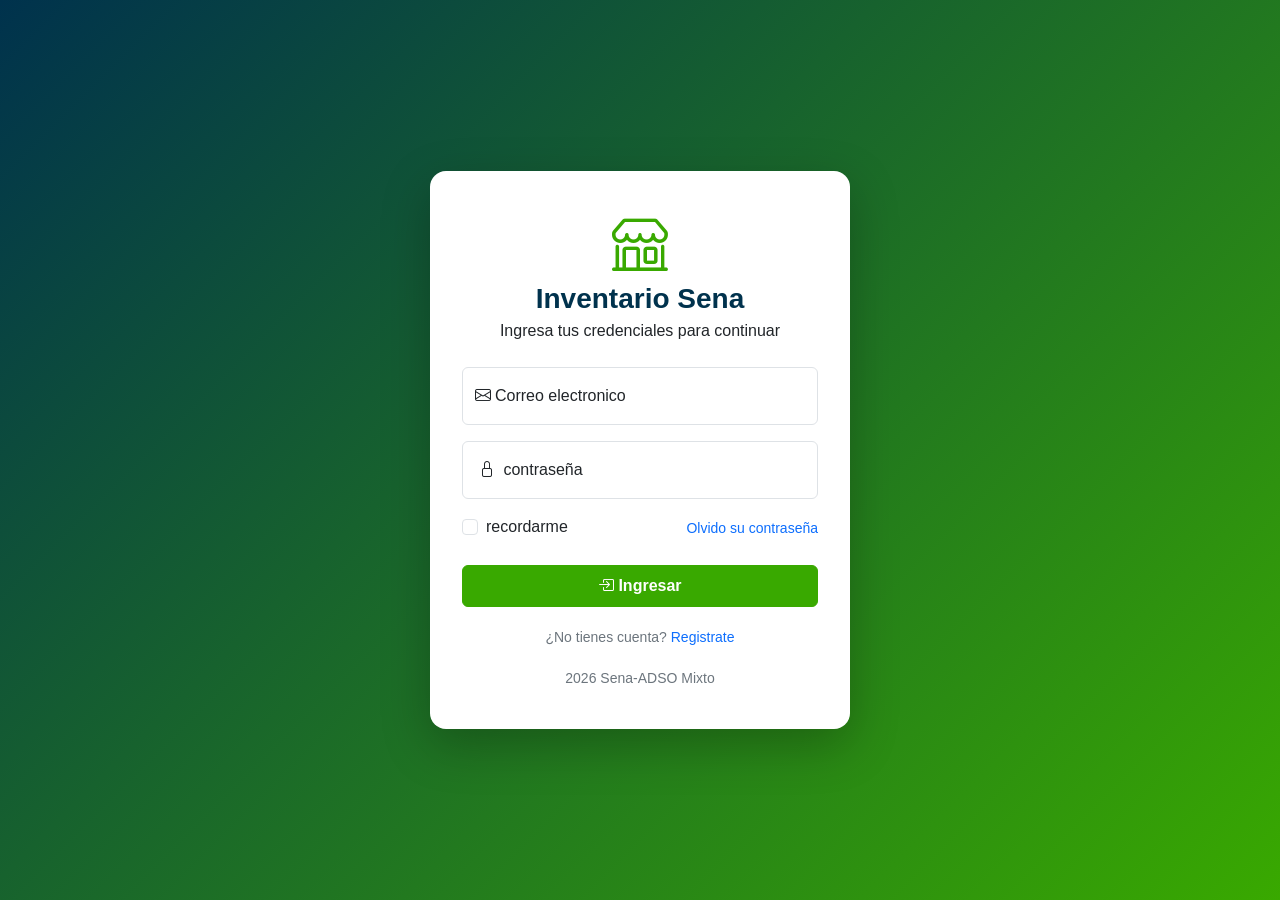
<file: index.html>
<!DOCTYPE html>

<html lang="es"><!--lang = hace referencia al idioma, meta viewport hace que se acomode automaticamente la paigna a la pantalla-->
<head>
    <meta charset="UTF-8">
    <meta name="viewport" content="width=device-width, initial-scale=1.0">
    <title>Iniciar secion inventario ADSO</title>
    <!--CSS de bootstrap 5.3.3 desde url predeterminada-->
    <link href="https://cdn.jsdelivr.net/npm/bootstrap@5.3.3/dist/css/bootstrap.min.css" rel="stylesheet">
        <link href="https://cdn.jsdelivr.net/npm/bootstrap-icons@1.11.3/font/bootstrap-icons.min.css"  rel="stylesheet">
    <link href="css/estilos.css" rel="stylesheet"><!--llama los estilos personalizados--> 
</head>
<body class="login-fondo">
    
    <main class="login-card"><!--main se usa para el contenido princial de la pagina-->
        <header class="login-encabezado"><!--encabezado del  login-->
            <!--el icono de la tienda-->
            <i class="bi bi-shop display-4 text-sena"></i>
            <h1 class="h3 fw-bold">Inventario Sena</h1>
            <p class="text-secundary mb-0">Ingresa tus credenciales para continuar</p>
        </header>

        <form action="dashboard.html" method="get"><!--Form permite crear el contenido de un formulario cuando se envia 
                nos lleva a la ruta, el method nos envia la informacion con get-->

                <div class="form-floating mb-3"><!--permite agrupar un contenido en un contenedor-->
                    <!--es una etiqueta de texto que con el for conecta con el input-->
                    <input type="email" class="form-control" id="correo" placeholder="sena@correo.com" required><!--type obliga que tenga el @, 
                    placeholder es el texto de ejemplo-->
                    <label for="correo"><i class="bi bi-envelope me-1"></i>Correo electronico</label>
                </div>
                <div class="form-floating mb-3">
                    <input type="password" class="form-control" id="clave" placeholder="Minimo 6 caracteres" minlength="6" required><!--type password oculta 
                    lo que se escribe, minlength exige los caracteres minimos-->
                    <label for="clave"><i class="bi bi-lock m-1"></i> contraseña</label>
                </div>
                <div class="d-flex justify-content-between align-items-center mb-4">
            <div class="form-check"> 
                    <input class="form-check-input" type="checkbox" id="recordar"><!--type cehckbox es casilla de verificacion-->
                    <label class="form-check-label" for="recordar">recordarme</label>
                </div>
                <a href="#" class="small text-decoration-none">Olvido su contraseña</a>
            </div>
                <button type="submit" class="btn btn-sena w-100 py-2 fw-semibold">
                    <i class="bi bi-box-arrow-in-right me-1"></i>Ingresar
                </button><!--envia el formulario antes revisa los campos requeridos-->
        </form><!--cierra el formulario-->

        <p class="login-pie">¿No tienes cuenta? <a href="registro.html" class="text-decoration-none">Registrate</a></p>
        <footer class="login-pie">2026 Sena-ADSO Mixto</footer><!--pie de pagina-->

    </main>

</body>
</html>
</file>
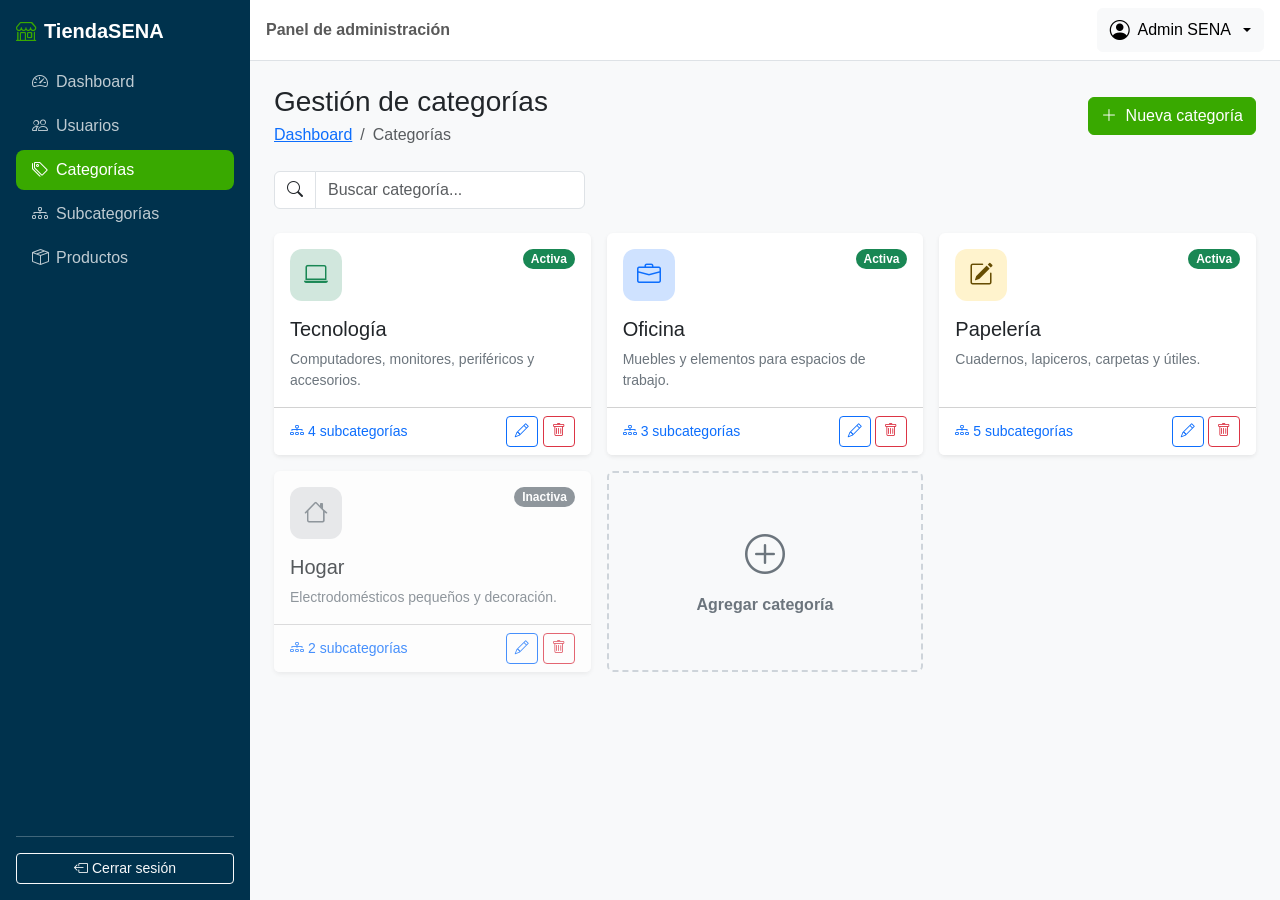
<file: categorias.html>
<!DOCTYPE html> <!-- Documento HTML5. -->
<!-- Raíz en español. -->
<html lang="es">
<!-- Abre la cabecera. -->
<head>
    <!-- Codificación UTF-8. -->
    <meta charset="UTF-8">
    <!-- Diseño adaptable. -->
    <meta name="viewport" content="width=device-width, initial-scale=1.0">
    <!-- Título de la pestaña. Cambia en cada módulo. -->
    <title>Categorías | TiendaSENA</title>
    <!-- CSS de Bootstrap. -->
    <link href="https://cdn.jsdelivr.net/npm/bootstrap@5.3.3/dist/css/bootstrap.min.css" rel="stylesheet">
    <!-- Íconos. -->
    <link href="https://cdn.jsdelivr.net/npm/bootstrap-icons@1.11.3/font/bootstrap-icons.min.css" rel="stylesheet">
    <!-- Nuestros estilos (después de Bootstrap). -->
    <link href="css/estilos.css" rel="stylesheet">
<!-- Cierra la cabecera. -->
</head>
<!-- Fondo gris muy claro para que las tarjetas blancas resalten. -->
<body class="bg-body-tertiary">

    <!-- ===================== MENÚ LATERAL ===================== -->
    <!-- offcanvas-lg: en pantallas menores a lg es un panel oculto que se desliza; desde lg se muestra normal. offcanvas-start lo hace salir por la izquierda. sidebar es nuestra clase. El id lo usa el botón que lo abre. -->
    <aside class="offcanvas-lg offcanvas-start sidebar" tabindex="-1" id="menuLateral" aria-labelledby="tituloMenu">
        <!-- Encabezado del panel; Bootstrap solo lo muestra en celular. -->
        <div class="offcanvas-header border-bottom border-secondary">
            <!-- Nombre del sistema en el panel móvil. -->
            <h5 class="offcanvas-title" id="tituloMenu"><i class="bi bi-shop me-2"></i>TiendaSENA</h5>
            <!-- Botón “X” blanco que cierra el panel. data-bs-target indica cuál panel cerrar. -->
            <button type="button" class="btn-close btn-close-white" data-bs-dismiss="offcanvas" data-bs-target="#menuLateral" aria-label="Cerrar menú"></button>
        <!-- Cierra el encabezado móvil. -->
        </div>
        <!-- Cuerpo del menú: Flexbox en columna para apilar logo, enlaces y botón de salida. -->
        <div class="offcanvas-body d-flex flex-column p-3">
            <!-- Logo que solo se ve en computador (d-none d-lg-flex): en celular ya está en el encabezado del panel. Al hacer clic vuelve al dashboard. -->
            <a href="dashboard.html" class="d-none d-lg-flex align-items-center mb-3 text-white text-decoration-none fs-5 fw-bold">
                <!-- Ícono verde y nombre. -->
                <i class="bi bi-shop me-2 text-sena"></i> TiendaSENA
            <!-- Cierra el logo. -->
            </a>
            <!-- Lista de navegación en columna (flex-column). nav-pills da forma de “píldora” al enlace activo. mb-auto empuja lo que sigue hasta el fondo. -->
            <ul class="nav nav-pills flex-column mb-auto">
                <!-- Enlace al dashboard. active lo resalta en verde y aria-current="page" avisa a los lectores de pantalla que es la página actual. **En cada módulo, el active pasa a su propio enlace.** -->
                <li class="nav-item"><a href="dashboard.html" class="nav-link"><i class="bi bi-speedometer2 me-2"></i>Dashboard</a></li>
                <!-- Enlace al módulo de usuarios (clase 5). -->
                <li class="nav-item"><a href="usuarios.html" class="nav-link"><i class="bi bi-people me-2"></i>Usuarios</a></li>
                <!-- Enlace a categorías (clase 6). -->
                <li class="nav-item"><a href="categorias.html" class="nav-link active" aria-current="page"><i class="bi bi-tags me-2"></i>Categorías</a></li>
                <!-- Enlace a subcategorías (clase 7). -->
                <li class="nav-item"><a href="subcategorias.html" class="nav-link"><i class="bi bi-diagram-3 me-2"></i>Subcategorías</a></li>
                <!-- Enlace a productos (clase 8). -->
                <li class="nav-item"><a href="productos.html" class="nav-link"><i class="bi bi-box-seam me-2"></i>Productos</a></li>
            <!-- Cierra la lista de navegación. -->
            </ul>
            <!-- Línea divisoria. -->
            <hr>
            <!-- Botón que vuelve al login (index.html): así “se cierra la sesión” en el prototipo. -->
            <a href="index.html" class="btn btn-outline-light btn-sm"><i class="bi bi-box-arrow-left me-1"></i>Cerrar sesión</a>
        <!-- Cierra el cuerpo del menú. -->
        </div>
    <!-- Cierra el menú lateral. -->
    </aside>

    <!-- ===================== ZONA DERECHA ===================== -->
    <!-- Nuestra clase contenido aplica el margin-left en computador. -->
    <div class="contenido">

        <!-- Barra superior -->
        <!-- Barra blanca con borde inferior. sticky-top la deja pegada arriba al hacer scroll. -->
        <nav class="navbar bg-white border-bottom px-3 sticky-top">
            <!-- Botón para abrir el menú en celular. d-lg-none lo oculta en computador (allá el menú siempre se ve). data-bs-toggle="offcanvas" + data-bs-target="#menuLateral" abren el panel. -->
            <button class="btn btn-outline-secondary d-lg-none" type="button" data-bs-toggle="offcanvas" data-bs-target="#menuLateral" aria-controls="menuLateral" aria-label="Abrir menú">
                <!-- Ícono de “hamburguesa”. -->
                <i class="bi bi-list"></i>
            <!-- Cierra el botón. -->
            </button>
            <!-- Texto de la barra; se oculta en celulares muy pequeños (d-none d-sm-inline). -->
            <span class="navbar-text fw-semibold d-none d-sm-inline">Panel de administración</span>
            <!-- Menú desplegable del usuario; ms-auto lo empuja a la derecha. -->
            <div class="dropdown ms-auto">
                <!-- Botón que abre el desplegable. dropdown-toggle dibuja la flechita; data-bs-toggle="dropdown" lo hace funcionar. -->
                <button class="btn btn-light dropdown-toggle d-flex align-items-center gap-2" type="button" data-bs-toggle="dropdown" aria-expanded="false">
                    <!-- Ícono de usuario. -->
                    <i class="bi bi-person-circle fs-5"></i>
                    <!-- Nombre del usuario, visible desde tablet. -->
                    <span class="d-none d-md-inline">Admin SENA</span>
                <!-- Cierra el botón. -->
                </button>
                <!-- Lista de opciones. dropdown-menu-end la alinea a la derecha para que no se salga de la pantalla. -->
                <ul class="dropdown-menu dropdown-menu-end shadow">
                    <!-- Encabezado no clicable dentro del menú. -->
                    <li><h6 class="dropdown-header">admin@sena.edu.co</h6></li>
                    <!-- Opción del menú (pantalla aún no construida). -->
                    <li><a class="dropdown-item" href="#"><i class="bi bi-person me-2"></i>Mi perfil</a></li>
                    <!-- Línea separadora. -->
                    <li><hr class="dropdown-divider"></li>
                    <!-- Otra forma de salir, en rojo (text-danger). -->
                    <li><a class="dropdown-item text-danger" href="index.html"><i class="bi bi-box-arrow-left me-2"></i>Cerrar sesión</a></li>
                <!-- Cierra la lista. -->
                </ul>
            <!-- Cierra el desplegable. -->
            </div>
        <!-- Cierra la barra superior. -->
        </nav>

        <!-- Contenido de la página -->
        <!-- Relleno 3 en celular y 4 desde tablet. -->
        <main class="p-3 p-md-4">
<!-- INICIO CONTENIDO -->
            <!-- Encabezado del módulo -->
            <!-- Flexbox con salto de línea en celular. -->
            <div class="d-flex flex-wrap justify-content-between align-items-center gap-2 mb-4">
                <!-- Bloque del título. -->
                <div>
                    <!-- Título. -->
                    <h1 class="h3 mb-1">Gestión de categorías</h1>
                    <!-- Migas de pan. -->
                    <nav aria-label="breadcrumb">
                        <!-- Lista de migas. -->
                        <ol class="breadcrumb mb-0 small">
                            <!-- Enlace al dashboard. -->
                            <li class="breadcrumb-item"><a href="dashboard.html">Dashboard</a></li>
                            <!-- Página actual. -->
                            <li class="breadcrumb-item active" aria-current="page">Categorías</li>
                        <!-- Cierra la lista. -->
                        </ol>
                    <!-- Cierra las migas. -->
                    </nav>
                <!-- Cierra el bloque. -->
                </div>
                <!-- Abre el modal #modalCategoria. -->
                <button type="button" class="btn btn-sena" data-bs-toggle="modal" data-bs-target="#modalCategoria">
                    <!-- Ícono “+” y texto. -->
                    <i class="bi bi-plus-lg me-1"></i> Nueva categoría
                <!-- Cierra el botón. -->
                </button>
            <!-- Cierra el encabezado. -->
            </div>

            <!-- Buscador -->
            <!-- Fila de la rejilla. -->
            <div class="row mb-4">
                <!-- El buscador no ocupa todo el ancho en pantallas grandes. -->
                <div class="col-md-6 col-lg-4">
                    <!-- Grupo de entrada. -->
                    <div class="input-group">
                        <!-- Lupa con fondo blanco. -->
                        <span class="input-group-text bg-white"><i class="bi bi-search"></i></span>
                        <!-- Campo de búsqueda. -->
                        <input type="search" class="form-control" placeholder="Buscar categoría..." aria-label="Buscar categoría">
                    <!-- Cierra el grupo. -->
                    </div>
                <!-- Cierra la columna. -->
                </div>
            <!-- Cierra la fila. -->
            </div>

            <!-- Rejilla de tarjetas -->
            <!-- 1 tarjeta por fila en celular, 2 en tablet y 3 en pantallas grandes. g-3 = espacio entre ellas. -->
            <div class="row row-cols-1 row-cols-md-2 row-cols-xl-3 g-3">
                <!-- Categoría 1. -->
                <div class="col">
                    <!-- Tarjeta; h-100 iguala las alturas de la fila. -->
                    <div class="card border-0 shadow-sm h-100">
                        <!-- Cuerpo. -->
                        <div class="card-body">
                            <!-- Fila superior: ícono a la izquierda, estado a la derecha. -->
                            <div class="d-flex justify-content-between align-items-start mb-3">
                                <!-- Reutilizamos icono-kpi del dashboard. -->
                                <div class="icono-kpi bg-success-subtle text-success"><i class="bi bi-laptop"></i></div>
                                <!-- Estado. -->
                                <span class="badge rounded-pill text-bg-success">Activa</span>
                            <!-- Cierra la fila superior. -->
                            </div>
                            <!-- Nombre de la categoría. -->
                            <h2 class="h5 card-title">Tecnología</h2>
                            <!-- Descripción. -->
                            <p class="card-text text-secondary small mb-0">Computadores, monitores, periféricos y accesorios.</p>
                        <!-- Cierra el cuerpo. -->
                        </div>
                        <!-- Pie: enlace a la izquierda y acciones a la derecha. -->
                        <div class="card-footer bg-white d-flex justify-content-between align-items-center">
                            <!-- Enlace entre módulos: lleva a las subcategorías de esta categoría. -->
                            <a href="subcategorias.html" class="small text-decoration-none"><i class="bi bi-diagram-3 me-1"></i>4 subcategorías</a>
                            <!-- Acciones sin salto de línea. -->
                            <div class="text-nowrap">
                                <!-- Editar: abre el mismo modal del formulario. -->
                                <button type="button" class="btn btn-sm btn-outline-primary" data-bs-toggle="modal" data-bs-target="#modalCategoria" title="Editar"><i class="bi bi-pencil"></i></button>
                                <!-- Eliminar: abre la confirmación. -->
                                <button type="button" class="btn btn-sm btn-outline-danger" data-bs-toggle="modal" data-bs-target="#modalEliminar" title="Eliminar"><i class="bi bi-trash"></i></button>
                            <!-- Cierra las acciones. -->
                            </div>
                        <!-- Cierra el pie. -->
                        </div>
                    <!-- Cierra la tarjeta. -->
                    </div>
                <!-- Cierra la categoría 1. -->
                </div>
                <!-- Categoría 2 (misma estructura). -->
                <div class="col">
                    <!-- Tarjeta. -->
                    <div class="card border-0 shadow-sm h-100">
                        <!-- Cuerpo. -->
                        <div class="card-body">
                            <!-- Fila superior. -->
                            <div class="d-flex justify-content-between align-items-start mb-3">
                                <!-- Ícono de maletín. -->
                                <div class="icono-kpi bg-primary-subtle text-primary"><i class="bi bi-briefcase"></i></div>
                                <!-- Estado. -->
                                <span class="badge rounded-pill text-bg-success">Activa</span>
                            <!-- Cierra la fila. -->
                            </div>
                            <!-- Nombre. -->
                            <h2 class="h5 card-title">Oficina</h2>
                            <!-- Descripción. -->
                            <p class="card-text text-secondary small mb-0">Muebles y elementos para espacios de trabajo.</p>
                        <!-- Cierra el cuerpo. -->
                        </div>
                        <!-- Pie. -->
                        <div class="card-footer bg-white d-flex justify-content-between align-items-center">
                            <!-- Enlace a subcategorías. -->
                            <a href="subcategorias.html" class="small text-decoration-none"><i class="bi bi-diagram-3 me-1"></i>3 subcategorías</a>
                            <!-- Acciones. -->
                            <div class="text-nowrap">
                                <!-- Editar. -->
                                <button type="button" class="btn btn-sm btn-outline-primary" data-bs-toggle="modal" data-bs-target="#modalCategoria" title="Editar"><i class="bi bi-pencil"></i></button>
                                <!-- Eliminar. -->
                                <button type="button" class="btn btn-sm btn-outline-danger" data-bs-toggle="modal" data-bs-target="#modalEliminar" title="Eliminar"><i class="bi bi-trash"></i></button>
                            <!-- Cierra las acciones. -->
                            </div>
                        <!-- Cierra el pie. -->
                        </div>
                    <!-- Cierra la tarjeta. -->
                    </div>
                <!-- Cierra la categoría 2. -->
                </div>
                <!-- Categoría 3. -->
                <div class="col">
                    <!-- Tarjeta. -->
                    <div class="card border-0 shadow-sm h-100">
                        <!-- Cuerpo. -->
                        <div class="card-body">
                            <!-- Fila superior. -->
                            <div class="d-flex justify-content-between align-items-start mb-3">
                                <!-- Ícono de papelería. -->
                                <div class="icono-kpi bg-warning-subtle text-warning-emphasis"><i class="bi bi-pencil-square"></i></div>
                                <!-- Estado. -->
                                <span class="badge rounded-pill text-bg-success">Activa</span>
                            <!-- Cierra la fila. -->
                            </div>
                            <!-- Nombre. -->
                            <h2 class="h5 card-title">Papelería</h2>
                            <!-- Descripción. -->
                            <p class="card-text text-secondary small mb-0">Cuadernos, lapiceros, carpetas y útiles.</p>
                        <!-- Cierra el cuerpo. -->
                        </div>
                        <!-- Pie. -->
                        <div class="card-footer bg-white d-flex justify-content-between align-items-center">
                            <!-- Enlace a subcategorías. -->
                            <a href="subcategorias.html" class="small text-decoration-none"><i class="bi bi-diagram-3 me-1"></i>5 subcategorías</a>
                            <!-- Acciones. -->
                            <div class="text-nowrap">
                                <!-- Editar. -->
                                <button type="button" class="btn btn-sm btn-outline-primary" data-bs-toggle="modal" data-bs-target="#modalCategoria" title="Editar"><i class="bi bi-pencil"></i></button>
                                <!-- Eliminar. -->
                                <button type="button" class="btn btn-sm btn-outline-danger" data-bs-toggle="modal" data-bs-target="#modalEliminar" title="Eliminar"><i class="bi bi-trash"></i></button>
                            <!-- Cierra las acciones. -->
                            </div>
                        <!-- Cierra el pie. -->
                        </div>
                    <!-- Cierra la tarjeta. -->
                    </div>
                <!-- Cierra la categoría 3. -->
                </div>
                <!-- Categoría 4 (inactiva). -->
                <div class="col">
                    <!-- opacity-75 la ve un poco transparente: comunica que está inactiva. -->
                    <div class="card border-0 shadow-sm h-100 opacity-75">
                        <!-- Cuerpo. -->
                        <div class="card-body">
                            <!-- Fila superior. -->
                            <div class="d-flex justify-content-between align-items-start mb-3">
                                <!-- Ícono gris. -->
                                <div class="icono-kpi bg-secondary-subtle text-secondary"><i class="bi bi-house"></i></div>
                                <!-- Estado inactivo en gris. -->
                                <span class="badge rounded-pill text-bg-secondary">Inactiva</span>
                            <!-- Cierra la fila. -->
                            </div>
                            <!-- Nombre. -->
                            <h2 class="h5 card-title">Hogar</h2>
                            <!-- Descripción. -->
                            <p class="card-text text-secondary small mb-0">Electrodomésticos pequeños y decoración.</p>
                        <!-- Cierra el cuerpo. -->
                        </div>
                        <!-- Pie. -->
                        <div class="card-footer bg-white d-flex justify-content-between align-items-center">
                            <!-- Enlace. -->
                            <a href="subcategorias.html" class="small text-decoration-none"><i class="bi bi-diagram-3 me-1"></i>2 subcategorías</a>
                            <!-- Acciones. -->
                            <div class="text-nowrap">
                                <!-- Editar. -->
                                <button type="button" class="btn btn-sm btn-outline-primary" data-bs-toggle="modal" data-bs-target="#modalCategoria" title="Editar"><i class="bi bi-pencil"></i></button>
                                <!-- Eliminar. -->
                                <button type="button" class="btn btn-sm btn-outline-danger" data-bs-toggle="modal" data-bs-target="#modalEliminar" title="Eliminar"><i class="bi bi-trash"></i></button>
                            <!-- Cierra las acciones. -->
                            </div>
                        <!-- Cierra el pie. -->
                        </div>
                    <!-- Cierra la tarjeta. -->
                    </div>
                <!-- Cierra la categoría 4. -->
                </div>
                <!-- Última celda: la tarjeta para agregar. -->
                <div class="col">
                    <!-- Un <button> con aspecto de tarjeta (card + nuestra tarjeta-agregar). Flexbox en columna centra el contenido. También abre el modal. -->
                    <button type="button" class="card tarjeta-agregar w-100 h-100 d-flex flex-column align-items-center justify-content-center" data-bs-toggle="modal" data-bs-target="#modalCategoria">
                        <!-- Ícono “+” grande. -->
                        <i class="bi bi-plus-circle fs-1"></i>
                        <!-- Texto. -->
                        <span class="fw-semibold mt-2">Agregar categoría</span>
                    <!-- Cierra el botón-tarjeta. -->
                    </button>
                <!-- Cierra la celda. -->
                </div>
            <!-- Cierra la rejilla. -->
            </div>

            <!-- Modal: crear / editar categoría -->
            <!-- Modal oculto. -->
            <div class="modal fade" id="modalCategoria" tabindex="-1" aria-labelledby="tituloModalCategoria" aria-hidden="true">
                <!-- Tamaño normal, centrado. -->
                <div class="modal-dialog modal-dialog-centered">
                    <!-- Contenido. -->
                    <div class="modal-content">
                        <!-- Encabezado. -->
                        <div class="modal-header">
                            <!-- Título. -->
                            <h2 class="modal-title fs-5" id="tituloModalCategoria"><i class="bi bi-tag me-2"></i>Datos de la categoría</h2>
                            <!-- Cerrar. -->
                            <button type="button" class="btn-close" data-bs-dismiss="modal" aria-label="Cerrar"></button>
                        <!-- Cierra el encabezado. -->
                        </div>
                        <!-- Cuerpo. -->
                        <div class="modal-body">
                            <!-- Formulario de una sola columna. -->
                            <form>
                                <!-- Grupo con margen inferior. -->
                                <div class="mb-3">
                                    <!-- Etiqueta. -->
                                    <label for="catNombre" class="form-label">Nombre</label>
                                    <!-- maxlength="50" impide escribir más de 50 caracteres. -->
                                    <input type="text" class="form-control" id="catNombre" placeholder="Ej: Tecnología" maxlength="50" required>
                                <!-- Cierra el grupo. -->
                                </div>
                                <!-- Grupo. -->
                                <div class="mb-3">
                                    <!-- Etiqueta. -->
                                    <label for="catDescripcion" class="form-label">Descripción</label>
                                    <!-- Área de texto de 3 líneas con estilo form-control. -->
                                    <textarea class="form-control" id="catDescripcion" rows="3" placeholder="¿Qué productos incluye?"></textarea>
                                <!-- Cierra el grupo. -->
                                </div>
                                <!-- Grupo de selección de color. -->
                                <div class="mb-3">
                                    <!-- Etiqueta general (d-block la pone en su propia línea). -->
                                    <span class="form-label d-block">Color de la tarjeta</span>
                                    <!-- btn-check oculta el botón de opción (radio)… Todos comparten name="catColor", así solo uno puede estar marcado. -->
                                    <input type="radio" class="btn-check" name="catColor" id="colorVerde" checked>
                                    <!-- …y su label se ve como botón. Al marcarlo, el botón se rellena. -->
                                    <label class="btn btn-outline-success btn-sm" for="colorVerde">Verde</label>
                                    <!-- Segunda opción. -->
                                    <input type="radio" class="btn-check" name="catColor" id="colorAzul">
                                    <!-- Botón azul. -->
                                    <label class="btn btn-outline-primary btn-sm" for="colorAzul">Azul</label>
                                    <!-- Tercera opción. -->
                                    <input type="radio" class="btn-check" name="catColor" id="colorAmarillo">
                                    <!-- Botón amarillo. -->
                                    <label class="btn btn-outline-warning btn-sm" for="colorAmarillo">Amarillo</label>
                                <!-- Cierra el grupo. -->
                                </div>
                                <!-- Interruptor de estado. -->
                                <div class="form-check form-switch">
                                    <!-- Encendido por defecto. -->
                                    <input class="form-check-input" type="checkbox" role="switch" id="catActiva" checked>
                                    <!-- Etiqueta. -->
                                    <label class="form-check-label" for="catActiva">Categoría activa</label>
                                <!-- Cierra el interruptor. -->
                                </div>
                            <!-- Cierra el formulario. -->
                            </form>
                        <!-- Cierra el cuerpo. -->
                        </div>
                        <!-- Pie. -->
                        <div class="modal-footer">
                            <!-- Cancelar. -->
                            <button type="button" class="btn btn-secondary" data-bs-dismiss="modal">Cancelar</button>
                            <!-- Guardar (en el prototipo solo cierra). -->
                            <button type="button" class="btn btn-sena" data-bs-dismiss="modal"><i class="bi bi-save me-1"></i>Guardar</button>
                        <!-- Cierra el pie. -->
                        </div>
                    <!-- Cierra el contenido. -->
                    </div>
                <!-- Cierra el diálogo. -->
                </div>
            <!-- Cierra el modal. -->
            </div>

            <!-- Modal: confirmar eliminación -->
            <!-- Modal de confirmación. -->
            <div class="modal fade" id="modalEliminar" tabindex="-1" aria-labelledby="tituloModalEliminar" aria-hidden="true">
                <!-- Pequeño y centrado. -->
                <div class="modal-dialog modal-dialog-centered modal-sm">
                    <!-- Contenido. -->
                    <div class="modal-content">
                        <!-- Cuerpo centrado. -->
                        <div class="modal-body text-center p-4">
                            <!-- Ícono de advertencia. -->
                            <i class="bi bi-exclamation-triangle text-danger display-5"></i>
                            <!-- Pregunta. -->
                            <h2 class="h5 mt-3" id="tituloModalEliminar">¿Eliminar esta categoría?</h2>
                            <!-- Avisa la consecuencia en cadena (relación categoría → subcategoría). -->
                            <p class="text-secondary small mb-0">También se eliminarán sus subcategorías.</p>
                        <!-- Cierra el cuerpo. -->
                        </div>
                        <!-- Pie centrado. -->
                        <div class="modal-footer justify-content-center border-0 pt-0">
                            <!-- Cancelar. -->
                            <button type="button" class="btn btn-light" data-bs-dismiss="modal">Cancelar</button>
                            <!-- Confirmar. -->
                            <button type="button" class="btn btn-danger" data-bs-dismiss="modal">Sí, eliminar</button>
                        <!-- Cierra el pie. -->
                        </div>
                    <!-- Cierra el contenido. -->
                    </div>
                <!-- Cierra el diálogo. -->
                </div>
            <!-- Cierra el modal. -->
            </div>
<!-- FIN CONTENIDO -->
        <!-- Cierra el contenido. -->
        </main>
    <!-- Cierra la zona derecha. -->
    </div>

    <!-- JavaScript de Bootstrap: necesario para el menú deslizable, el desplegable del usuario y los modales. -->
    <script src="https://cdn.jsdelivr.net/npm/bootstrap@5.3.3/dist/js/bootstrap.bundle.min.js"></script>
<!-- Cierra el cuerpo. -->
</body>
<!-- Cierra el documento. -->
</html>
</file>
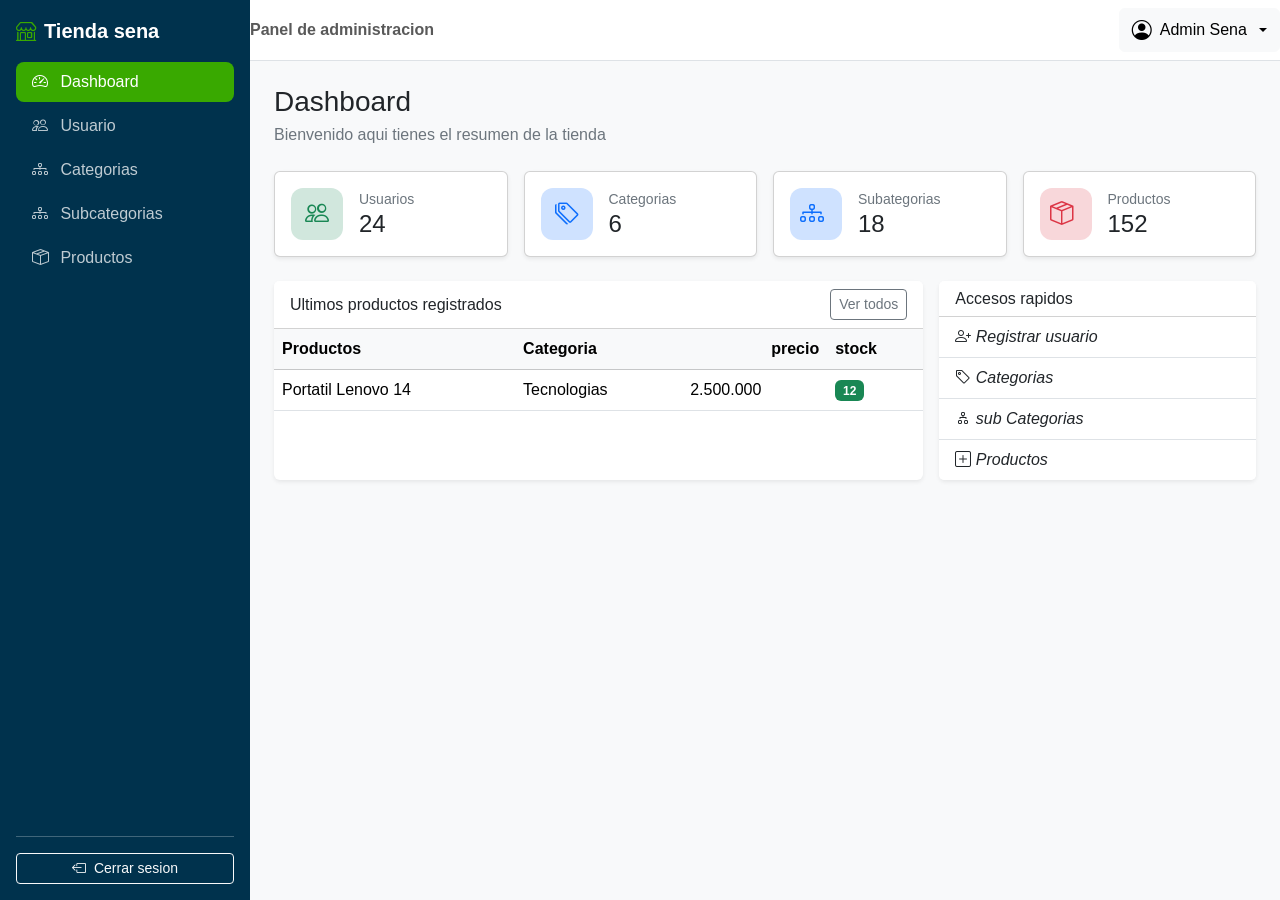
<file: dashboard.html>
<!DOCTYPE html>
<html lang="en">


<head>
    <meta charset="UTF-8">
    <meta name="viewport" content="width=device-width, initial-scale=1.0">
    <title>dashboard</title>
    <link rel="stylesheet" href="https://cdn.jsdelivr.net/npm/bootstrap@5.3.3/dist/css/bootstrap.min.css">
    <link rel="stylesheet" href="https://cdn.jsdelivr.net/npm/bootstrap-icons@1.11.3/font/bootstrap-icons.min.css">
    <link rel="stylesheet" href="css/estilos.css">
</head>


<body class="bg-body-tertiary">


    <aside class="offcanvas-lg offcanvas-start sidebar" tabindex="-1" id="menuLateral" aria-labelledby="tituloMenu">
        <div class="offcanvas-header border-bottom border-secondary">
            <h5 class="offcanvas-title" id="tituloMenu">
                <i class="bi bi-shop me-2"></i>Tienda sena
            </h5>
            <button type="button" class="btn-close btn-close-white" data-bs-dismiss="offcanvas"
                data-bs-target="#menuLateral" aria-label="Cerrar menu">
            </button>
        </div>
        <div class="offcanvas-body d-flex flex-column p-3">
            <a href="dashboard.html" class="d-none d-lg-flex align-items-center mb-3
            text-white text-decoration-none fs-5 fw-bold">
                <i class="bi bi-shop me-2 text-sena"></i>Tienda sena
            </a>
            <ul class="nav nav-pills flex-column mb-auto">


                <li class="nav-item">
                    <a href="dashboard.html" class="nav-link active" aria-current="page">
                        <i class="bi bi-speedometer2 me-2"></i>
                        Dashboard
                    </a>
                </li>


                <li class="nav-item">
                    <a href="dashboard.html" class="nav-link" aria-current="page">
                        <i class="bi bi-people me-2"></i>
                        Usuario
                    </a>
                </li>


                <li class="nav-item">
                    <a href="categorias.html" class="nav-link" aria-current="page">
                        <i class="bi bi-diagram-3 me-2"></i>
                        Categorias
                    </a>
                </li>


                <li class="nav-item">
                    <a href="subcategorias.html" class="nav-link" aria-current="page">
                        <i class="bi bi-diagram-3 me-2"></i>
                        Subcategorias
                    </a>
                </li>


                <li class="nav-item">
                    <a href="productos.html" class="nav-link" aria-current="page">
                        <i class="bi bi-box-seam me-2"></i>
                        Productos
                    </a>
                </li>




            </ul>
            <hr>
            <a href="index.html" class="btn btn-outline-light btn-sm">
                <i class="bi bi-box-arrow-left me-1"></i>
                Cerrar sesion
            </a>
        </div>
    </aside>
    <div class="contenido">
        <nav class="navbar bg-white border-bottom px3 sticky-top">
            <button class="btn btn-outline-secondary d-lg-none" type="button" data-bs-toggle="offcanvas"
                data-bs-target="#menuLateral" aria-controls="menuLateral" aria-label="Abrir menu">
                <i class="bi bi-list"></i>
            </button>
            <span class="navbar-text fw-semibold d-none d-sm-inline">
                Panel de administracion
            </span>
            <div class="dropdown ms-auto">
                <button class="btn btn-light dropdown-toggle d-flex align-items-center gap-2" type="button"
                    data-bs-toggle="dropdown" aria-expanded="false">
                    <i class="bi bi-person-circle fs-5"></i>
                    <span class="d-none- d-md-inline">
                        Admin Sena
                    </span>
                </button>
                <ul class="dropdown-menu dropdown-menu-end-shadow">
                    <li>
                        <h6 class="dropdown-header">admin@sena.edu.co</h6>
                    </li>
                    <li>
                        <a href="" class="dropdown-item">
                            <i class="bi bi-person me-2"></i>
                            Mi Perfil</a>
                    </li>
                    <li>
                        <hr class="dropdown-item text-danger" href="index.html">
                        <i class="bi bi-box-arrow-left me-2"></i>
                        Cerrar
                    </li>
                </ul>
            </div>
        </nav>
        <main class="p-3 p-md-4">
            <div class="mb-4">
                <h1 class="h3 mb-1">Dashboard</h1>
                <p class="text-secondary mb-0">Bienvenido aqui tienes el resumen de la tienda</p>
            </div>


            <div class="row row-cols-1 row-cols-sm-2 row-cols-xl-4 g-3 mb-4">


                <!--columna 1-->


                <div class="col">
                    <div class="card tarjetas-kpi shadow-sm h-100">
                        <div class="card-body d-flex align-items-center gap-3">
                            <div class="icono-kpi bg-success-subtle text-success">
                                <i class="bi bi-people"></i>
                            </div>
                            <div>
                                <p class="text-secondary small mb-0">Usuarios</p>
                                <h2 class="h4 mb-0">24</h2>
                            </div>
                            <a href="usuarios.html" class="stretched-link" aria-label="ir a usarios"></a>
                        </div>
                    </div>
                </div>


                <!--columna 2-->


                <div class="col">
                    <div class="card tarjetas-kpi shadow-sm h-100">
                        <div class="card-body d-flex align-items-center gap-3">
                            <div class="icono-kpi bg-primary-subtle text-primary">
                                <i class="bi bi-tags"></i>
                            </div>
                            <div>
                                <p class="text-secondary small mb-0">Categorias</p>
                                <h2 class="h4 mb-0">6</h2>
                            </div>
                            <a href="categorias.html" class="stretched-link" aria-label="ir a categorias"></a>
                        </div>
                    </div>
                </div>


                <!--columna 3-->


                <div class="col">
                    <div class="card tarjetas-kpi shadow-sm h-100">
                        <div class="card-body d-flex align-items-center gap-3">
                            <div class="icono-kpi bg-primary-subtle text-primary">
                                <i class="bi bi-diagram-3 me-2"></i>
                            </div>
                            <div>
                                <p class="text-secondary small mb-0">Subategorias</p>
                                <h2 class="h4 mb-0">18</h2>
                            </div>
                            <a href="subcategorias.html" class="stretched-link" aria-label="ir a subacategorias"></a>
                        </div>
                    </div>
                </div>


                <!--columna 4-->


                <div class="col">
                    <div class="card tarjetas-kpi shadow-sm h-100">
                        <div class="card-body d-flex align-items-center gap-3">
                            <div class="icono-kpi bg-danger-subtle text-danger">
                                <i class="bi bi-box-seam me-2"></i>
                            </div>
                            <div>
                                <p class="text-secondary small mb-0">Productos</p>
                                <h2 class="h4 mb-0">152</h2>
                            </div>
                            <a href="productos.html" class="stretched-link" aria-label="ir a productos"></a>
                        </div>
                    </div>
                </div>
            </div>
            <div class="row g-3">
                <div class="col-lg-8">
                    <div class="card border-0 shadow-sm h-100">
                        <div class="card-header bg-white d-flex justify-content-between align-items-center">
                            <h2 class="h6 mb-0">Ultimos productos registrados</h2>
                            <a href="productos.html" class="btn btn-sm btn-outline-secondary">Ver todos</a>
                        </div>


                        <div class="tablet-responsive">
                            <table class="table table-hover align-middle mb-0">
                                <thead class="table-light">
                                    <tr>
                                        <th>Productos</th>
                                        <th>Categoria</th>
                                        <th class="text-end">precio</th>
                                        <th>stock</th>
                                    </tr>
                                </thead>
                                <tbody>
                                    <tr>
                                        <td>
                                            Portatil Lenovo 14
                                        </td>
                                        <td>
                                            Tecnologias
                                        </td>
                                        <td class="tex-end">
                                            2.500.000
                                        </td>
                                        <td class="tex-end">
                                            <span class="badge text-bg-success">
                                                12
                                            </span>
                                        </td>
                                    </tr>
                                </tbody>
                            </table>
                        </div>
                    </div>
                </div>
                <div class="col-lg-4">
                    <div class="card border-0 shadow-sm h-100">
                        <div class="card-header bg-white">
                            <h2 class="h6 mb-0">Accesos rapidos</h2>
                        </div>
                        <div class="list-group list-group-flush">
                            <a href="usuarios.html" class="list-group-item list-group-item-action">
                                <i class="bi bi-person-plus me-2" text-sena>  Registrar usuario</i>
                            </a>
                            <a href="categorias.html" class="list-group-item list-group-item-action">
                                <i class="bi bi-tag me-2" text-sena>  Categorias</i>
                            </a>
                            <a href="subcategorias.html" class="list-group-item list-group-item-action">
                                <i class="bi bi-diagram-2 me-2" text-sena>  sub Categorias</i>
                            </a>
                            <a href="productos.html" class="list-group-item list-group-item-action">
                                <i class="bi bi-plus-square me-2" text-sena>  Productos</i>
                            </a>
                        </div>
                    </div>
                </div>
            </div>
        </main>
    </div>
</body>


</html>
</file>
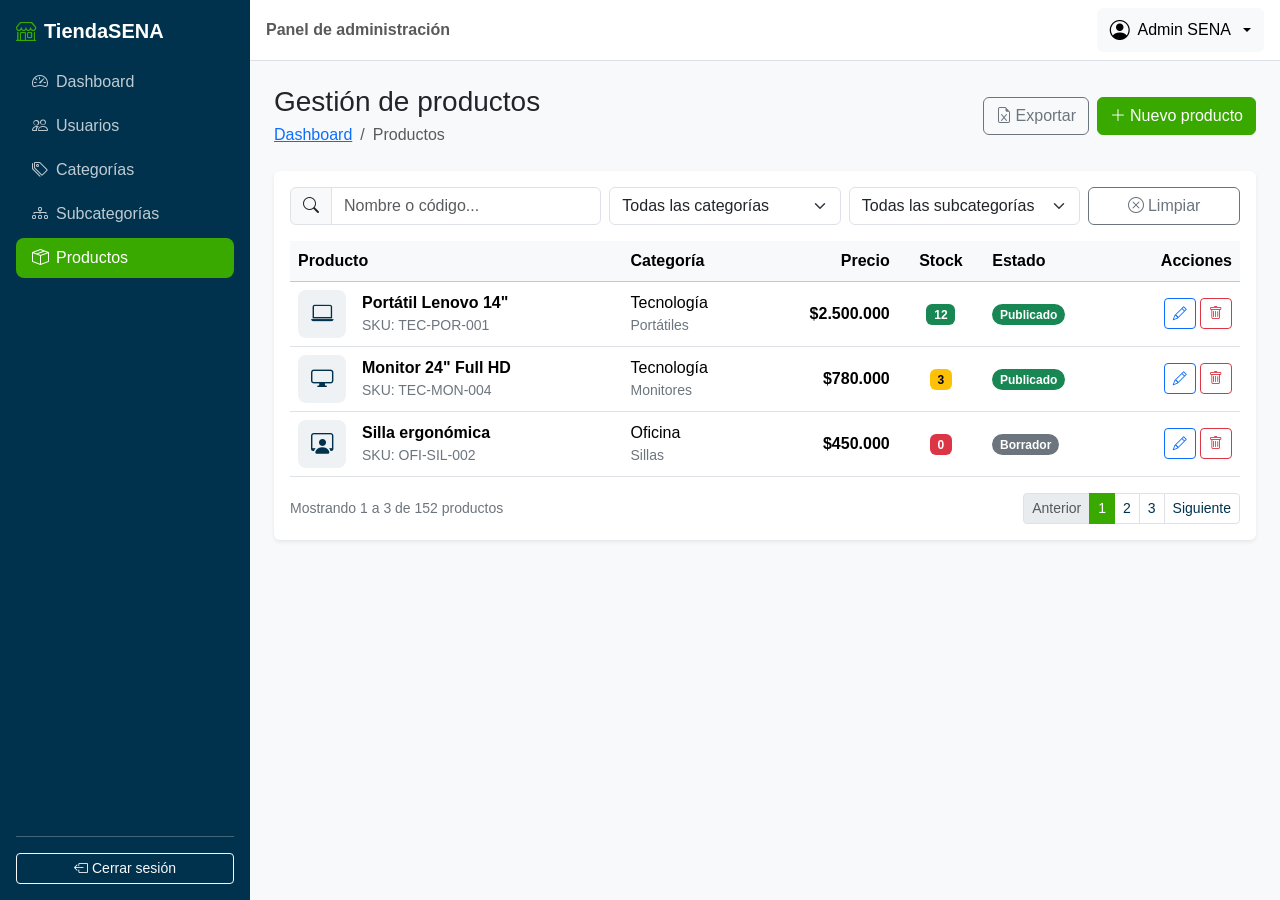
<file: productos.html>
<!DOCTYPE html> <!-- Documento HTML5. -->
<!-- Raíz en español. -->
<html lang="es">
<!-- Abre la cabecera. -->
<head>
    <!-- Codificación UTF-8. -->
    <meta charset="UTF-8">
    <!-- Diseño adaptable. -->
    <meta name="viewport" content="width=device-width, initial-scale=1.0">
    <!-- Título de la pestaña. Cambia en cada módulo. -->
    <title>Productos | TiendaSENA</title>
    <!-- CSS de Bootstrap. -->
    <link href="https://cdn.jsdelivr.net/npm/bootstrap@5.3.3/dist/css/bootstrap.min.css" rel="stylesheet">
    <!-- Íconos. -->
    <link href="https://cdn.jsdelivr.net/npm/bootstrap-icons@1.11.3/font/bootstrap-icons.min.css" rel="stylesheet">
    <!-- Nuestros estilos (después de Bootstrap). -->
    <link href="css/estilos.css" rel="stylesheet">
<!-- Cierra la cabecera. -->
</head>
<!-- Fondo gris muy claro para que las tarjetas blancas resalten. -->
<body class="bg-body-tertiary">

    <!-- ===================== MENÚ LATERAL ===================== -->
    <!-- offcanvas-lg: en pantallas menores a lg es un panel oculto que se desliza; desde lg se muestra normal. offcanvas-start lo hace salir por la izquierda. sidebar es nuestra clase. El id lo usa el botón que lo abre. -->
    <aside class="offcanvas-lg offcanvas-start sidebar" tabindex="-1" id="menuLateral" aria-labelledby="tituloMenu">
        <!-- Encabezado del panel; Bootstrap solo lo muestra en celular. -->
        <div class="offcanvas-header border-bottom border-secondary">
            <!-- Nombre del sistema en el panel móvil. -->
            <h5 class="offcanvas-title" id="tituloMenu"><i class="bi bi-shop me-2"></i>TiendaSENA</h5>
            <!-- Botón “X” blanco que cierra el panel. data-bs-target indica cuál panel cerrar. -->
            <button type="button" class="btn-close btn-close-white" data-bs-dismiss="offcanvas" data-bs-target="#menuLateral" aria-label="Cerrar menú"></button>
        <!-- Cierra el encabezado móvil. -->
        </div>
        <!-- Cuerpo del menú: Flexbox en columna para apilar logo, enlaces y botón de salida. -->
        <div class="offcanvas-body d-flex flex-column p-3">
            <!-- Logo que solo se ve en computador (d-none d-lg-flex): en celular ya está en el encabezado del panel. Al hacer clic vuelve al dashboard. -->
            <a href="dashboard.html" class="d-none d-lg-flex align-items-center mb-3 text-white text-decoration-none fs-5 fw-bold">
                <!-- Ícono verde y nombre. -->
                <i class="bi bi-shop me-2 text-sena"></i> TiendaSENA
            <!-- Cierra el logo. -->
            </a>
            <!-- Lista de navegación en columna (flex-column). nav-pills da forma de “píldora” al enlace activo. mb-auto empuja lo que sigue hasta el fondo. -->
            <ul class="nav nav-pills flex-column mb-auto">
                <!-- Enlace al dashboard. active lo resalta en verde y aria-current="page" avisa a los lectores de pantalla que es la página actual. **En cada módulo, el active pasa a su propio enlace.** -->
                <li class="nav-item"><a href="dashboard.html" class="nav-link"><i class="bi bi-speedometer2 me-2"></i>Dashboard</a></li>
                <!-- Enlace al módulo de usuarios (clase 5). -->
                <li class="nav-item"><a href="usuarios.html" class="nav-link"><i class="bi bi-people me-2"></i>Usuarios</a></li>
                <!-- Enlace a categorías (clase 6). -->
                <li class="nav-item"><a href="categorias.html" class="nav-link"><i class="bi bi-tags me-2"></i>Categorías</a></li>
                <!-- Enlace a subcategorías (clase 7). -->
                <li class="nav-item"><a href="subcategorias.html" class="nav-link"><i class="bi bi-diagram-3 me-2"></i>Subcategorías</a></li>
                <!-- Enlace a productos (clase 8). -->
                <li class="nav-item"><a href="productos.html" class="nav-link active" aria-current="page"><i class="bi bi-box-seam me-2"></i>Productos</a></li>
            <!-- Cierra la lista de navegación. -->
            </ul>
            <!-- Línea divisoria. -->
            <hr>
            <!-- Botón que vuelve al login (index.html): así “se cierra la sesión” en el prototipo. -->
            <a href="index.html" class="btn btn-outline-light btn-sm"><i class="bi bi-box-arrow-left me-1"></i>Cerrar sesión</a>
        <!-- Cierra el cuerpo del menú. -->
        </div>
    <!-- Cierra el menú lateral. -->
    </aside>

    <!-- ===================== ZONA DERECHA ===================== -->
    <!-- Nuestra clase contenido aplica el margin-left en computador. -->
    <div class="contenido">

        <!-- Barra superior -->
        <!-- Barra blanca con borde inferior. sticky-top la deja pegada arriba al hacer scroll. -->
        <nav class="navbar bg-white border-bottom px-3 sticky-top">
            <!-- Botón para abrir el menú en celular. d-lg-none lo oculta en computador (allá el menú siempre se ve). data-bs-toggle="offcanvas" + data-bs-target="#menuLateral" abren el panel. -->
            <button class="btn btn-outline-secondary d-lg-none" type="button" data-bs-toggle="offcanvas" data-bs-target="#menuLateral" aria-controls="menuLateral" aria-label="Abrir menú">
                <!-- Ícono de “hamburguesa”. -->
                <i class="bi bi-list"></i>
            <!-- Cierra el botón. -->
            </button>
            <!-- Texto de la barra; se oculta en celulares muy pequeños (d-none d-sm-inline). -->
            <span class="navbar-text fw-semibold d-none d-sm-inline">Panel de administración</span>
            <!-- Menú desplegable del usuario; ms-auto lo empuja a la derecha. -->
            <div class="dropdown ms-auto">
                <!-- Botón que abre el desplegable. dropdown-toggle dibuja la flechita; data-bs-toggle="dropdown" lo hace funcionar. -->
                <button class="btn btn-light dropdown-toggle d-flex align-items-center gap-2" type="button" data-bs-toggle="dropdown" aria-expanded="false">
                    <!-- Ícono de usuario. -->
                    <i class="bi bi-person-circle fs-5"></i>
                    <!-- Nombre del usuario, visible desde tablet. -->
                    <span class="d-none d-md-inline">Admin SENA</span>
                <!-- Cierra el botón. -->
                </button>
                <!-- Lista de opciones. dropdown-menu-end la alinea a la derecha para que no se salga de la pantalla. -->
                <ul class="dropdown-menu dropdown-menu-end shadow">
                    <!-- Encabezado no clicable dentro del menú. -->
                    <li><h6 class="dropdown-header">admin@sena.edu.co</h6></li>
                    <!-- Opción del menú (pantalla aún no construida). -->
                    <li><a class="dropdown-item" href="#"><i class="bi bi-person me-2"></i>Mi perfil</a></li>
                    <!-- Línea separadora. -->
                    <li><hr class="dropdown-divider"></li>
                    <!-- Otra forma de salir, en rojo (text-danger). -->
                    <li><a class="dropdown-item text-danger" href="index.html"><i class="bi bi-box-arrow-left me-2"></i>Cerrar sesión</a></li>
                <!-- Cierra la lista. -->
                </ul>
            <!-- Cierra el desplegable. -->
            </div>
        <!-- Cierra la barra superior. -->
        </nav>

        <!-- Contenido de la página -->
        <!-- Relleno 3 en celular y 4 desde tablet. -->
        <main class="p-3 p-md-4">
<!-- INICIO CONTENIDO -->
            <!-- Encabezado del módulo -->
            <!-- Flexbox con salto de línea. -->
            <div class="d-flex flex-wrap justify-content-between align-items-center gap-2 mb-4">
                <!-- Bloque del título. -->
                <div>
                    <!-- Título. -->
                    <h1 class="h3 mb-1">Gestión de productos</h1>
                    <!-- Migas de pan. -->
                    <nav aria-label="breadcrumb">
                        <!-- Lista. -->
                        <ol class="breadcrumb mb-0 small">
                            <!-- Nivel 1. -->
                            <li class="breadcrumb-item"><a href="dashboard.html">Dashboard</a></li>
                            <!-- Nivel actual. -->
                            <li class="breadcrumb-item active" aria-current="page">Productos</li>
                        <!-- Cierra la lista. -->
                        </ol>
                    <!-- Cierra las migas. -->
                    </nav>
                <!-- Cierra el bloque. -->
                </div>
                <!-- Grupo de dos botones con espacio entre ellos. -->
                <div class="d-flex gap-2">
                    <!-- Acción secundaria (aún sin función): botón solo con borde. -->
                    <button type="button" class="btn btn-outline-secondary"><i class="bi bi-file-earmark-excel me-1"></i>Exportar</button>
                    <!-- Acción principal: abre el formulario. -->
                    <button type="button" class="btn btn-sena" data-bs-toggle="modal" data-bs-target="#modalProducto"><i class="bi bi-plus-lg me-1"></i>Nuevo producto</button>
                <!-- Cierra el grupo. -->
                </div>
            <!-- Cierra el encabezado. -->
            </div>

            <!-- Tarjeta con filtros, tabla y paginación. -->
            <div class="card border-0 shadow-sm">
                <!-- Cuerpo. -->
                <div class="card-body">

                    <!-- Filtros -->
                    <!-- Formulario en rejilla. -->
                    <form class="row g-2 mb-3" role="search">
                        <!-- Búsqueda: todo el ancho en celular, un tercio en computador. -->
                        <div class="col-12 col-lg-4">
                            <!-- Grupo de entrada. -->
                            <div class="input-group">
                                <!-- Lupa. -->
                                <span class="input-group-text"><i class="bi bi-search"></i></span>
                                <!-- Campo. -->
                                <input type="search" class="form-control" placeholder="Nombre o código..." aria-label="Buscar producto">
                            <!-- Cierra el grupo. -->
                            </div>
                        <!-- Cierra la columna. -->
                        </div>
                        <!-- Filtro de categoría. -->
                        <div class="col-6 col-lg-3">
                            <!-- Lista. -->
                            <select class="form-select" aria-label="Filtrar por categoría">
                                <!-- Por defecto. -->
                                <option selected>Todas las categorías</option>
                                <!-- Opción. -->
                                <option>Tecnología</option>
                                <!-- Opción. -->
                                <option>Oficina</option>
                                <!-- Opción. -->
                                <option>Papelería</option>
                            <!-- Cierra la lista. -->
                            </select>
                        <!-- Cierra la columna. -->
                        </div>
                        <!-- Filtro de subcategoría. -->
                        <div class="col-6 col-lg-3">
                            <!-- Lista. -->
                            <select class="form-select" aria-label="Filtrar por subcategoría">
                                <!-- Por defecto. -->
                                <option selected>Todas las subcategorías</option>
                                <!-- optgroup agrupa opciones bajo un título no seleccionable: así se ve la relación categoría → subcategoría. -->
                                <optgroup label="Tecnología">
                                    <!-- Subcategoría de Tecnología. -->
                                    <option>Portátiles</option>
                                    <!-- Subcategoría de Tecnología. -->
                                    <option>Monitores</option>
                                <!-- Cierra el grupo. -->
                                </optgroup>
                                <!-- Segundo grupo. -->
                                <optgroup label="Oficina">
                                    <!-- Subcategoría de Oficina. -->
                                    <option>Sillas</option>
                                    <!-- Subcategoría de Oficina. -->
                                    <option>Escritorios</option>
                                <!-- Cierra el grupo. -->
                                </optgroup>
                            <!-- Cierra la lista. -->
                            </select>
                        <!-- Cierra la columna. -->
                        </div>
                        <!-- Botón para limpiar filtros. -->
                        <div class="col-12 col-lg-2">
                            <!-- type="reset" devuelve todos los campos del formulario a su valor inicial (esto sí funciona sin programar). -->
                            <button type="reset" class="btn btn-outline-secondary w-100"><i class="bi bi-x-circle me-1"></i>Limpiar</button>
                        <!-- Cierra la columna. -->
                        </div>
                    <!-- Cierra los filtros. -->
                    </form>

                    <!-- Tabla de productos -->
                    <!-- Desplazamiento en celular. -->
                    <div class="table-responsive">
                        <!-- Tabla. -->
                        <table class="table table-hover align-middle">
                            <!-- Encabezado. -->
                            <thead class="table-light">
                                <!-- Fila de títulos. -->
                                <tr>
                                    <!-- Imagen, nombre y código. -->
                                    <th scope="col">Producto</th>
                                    <!-- Categoría y subcategoría. -->
                                    <th scope="col">Categoría</th>
                                    <!-- Números a la derecha. -->
                                    <th scope="col" class="text-end">Precio</th>
                                    <!-- Inventario centrado. -->
                                    <th scope="col" class="text-center">Stock</th>
                                    <!-- Publicado o borrador. -->
                                    <th scope="col">Estado</th>
                                    <!-- Acciones. -->
                                    <th scope="col" class="text-end">Acciones</th>
                                <!-- Cierra la fila. -->
                                </tr>
                            <!-- Cierra el encabezado. -->
                            </thead>
                            <!-- Cuerpo. -->
                            <tbody>
                                <!-- Producto 1. -->
                                <tr>
                                    <!-- Celda compuesta. -->
                                    <td>
                                        <!-- Miniatura al lado del texto. -->
                                        <div class="d-flex align-items-center gap-3">
                                            <!-- Nuestra clase miniatura (en el sistema real iría un <img>). -->
                                            <div class="miniatura"><i class="bi bi-laptop"></i></div>
                                            <!-- Texto. -->
                                            <div>
                                                <!-- Nombre. -->
                                                <div class="fw-semibold">Portátil Lenovo 14"</div>
                                                <!-- Código interno (SKU = Stock Keeping Unit). -->
                                                <div class="small text-secondary">SKU: TEC-POR-001</div>
                                            <!-- Cierra el texto. -->
                                            </div>
                                        <!-- Cierra el Flexbox. -->
                                        </div>
                                    <!-- Cierra la celda. -->
                                    </td>
                                    <!-- Celda de clasificación. -->
                                    <td>
                                        <!-- Categoría. -->
                                        <div>Tecnología</div>
                                        <!-- Subcategoría debajo, más pequeña. -->
                                        <div class="small text-secondary">Portátiles</div>
                                    <!-- Cierra la celda. -->
                                    </td>
                                    <!-- Precio alineado a la derecha. -->
                                    <td class="text-end fw-semibold">$2.500.000</td>
                                    <!-- Stock suficiente: verde. -->
                                    <td class="text-center"><span class="badge text-bg-success">12</span></td>
                                    <!-- Estado. -->
                                    <td><span class="badge rounded-pill text-bg-success">Publicado</span></td>
                                    <!-- Acciones. -->
                                    <td class="text-end text-nowrap">
                                        <!-- Editar. -->
                                        <button type="button" class="btn btn-sm btn-outline-primary" data-bs-toggle="modal" data-bs-target="#modalProducto" title="Editar"><i class="bi bi-pencil"></i></button>
                                        <!-- Eliminar. -->
                                        <button type="button" class="btn btn-sm btn-outline-danger" data-bs-toggle="modal" data-bs-target="#modalEliminar" title="Eliminar"><i class="bi bi-trash"></i></button>
                                    <!-- Cierra las acciones. -->
                                    </td>
                                <!-- Cierra el producto 1. -->
                                </tr>
                                <!-- Producto 2. -->
                                <tr>
                                    <!-- Celda compuesta. -->
                                    <td>
                                        <!-- Flexbox. -->
                                        <div class="d-flex align-items-center gap-3">
                                            <!-- Miniatura. -->
                                            <div class="miniatura"><i class="bi bi-display"></i></div>
                                            <!-- Texto. -->
                                            <div>
                                                <!-- Nombre. -->
                                                <div class="fw-semibold">Monitor 24" Full HD</div>
                                                <!-- Código. -->
                                                <div class="small text-secondary">SKU: TEC-MON-004</div>
                                            <!-- Cierra el texto. -->
                                            </div>
                                        <!-- Cierra el Flexbox. -->
                                        </div>
                                    <!-- Cierra la celda. -->
                                    </td>
                                    <!-- Clasificación. -->
                                    <td>
                                        <!-- Categoría. -->
                                        <div>Tecnología</div>
                                        <!-- Subcategoría. -->
                                        <div class="small text-secondary">Monitores</div>
                                    <!-- Cierra la celda. -->
                                    </td>
                                    <!-- Precio. -->
                                    <td class="text-end fw-semibold">$780.000</td>
                                    <!-- Stock bajo: amarillo. -->
                                    <td class="text-center"><span class="badge text-bg-warning">3</span></td>
                                    <!-- Estado. -->
                                    <td><span class="badge rounded-pill text-bg-success">Publicado</span></td>
                                    <!-- Acciones. -->
                                    <td class="text-end text-nowrap">
                                        <!-- Editar. -->
                                        <button type="button" class="btn btn-sm btn-outline-primary" data-bs-toggle="modal" data-bs-target="#modalProducto" title="Editar"><i class="bi bi-pencil"></i></button>
                                        <!-- Eliminar. -->
                                        <button type="button" class="btn btn-sm btn-outline-danger" data-bs-toggle="modal" data-bs-target="#modalEliminar" title="Eliminar"><i class="bi bi-trash"></i></button>
                                    <!-- Cierra las acciones. -->
                                    </td>
                                <!-- Cierra el producto 2. -->
                                </tr>
                                <!-- Producto 3. -->
                                <tr>
                                    <!-- Celda compuesta. -->
                                    <td>
                                        <!-- Flexbox. -->
                                        <div class="d-flex align-items-center gap-3">
                                            <!-- Miniatura. -->
                                            <div class="miniatura"><i class="bi bi-person-workspace"></i></div>
                                            <!-- Texto. -->
                                            <div>
                                                <!-- Nombre. -->
                                                <div class="fw-semibold">Silla ergonómica</div>
                                                <!-- Código. -->
                                                <div class="small text-secondary">SKU: OFI-SIL-002</div>
                                            <!-- Cierra el texto. -->
                                            </div>
                                        <!-- Cierra el Flexbox. -->
                                        </div>
                                    <!-- Cierra la celda. -->
                                    </td>
                                    <!-- Clasificación. -->
                                    <td>
                                        <!-- Categoría. -->
                                        <div>Oficina</div>
                                        <!-- Subcategoría. -->
                                        <div class="small text-secondary">Sillas</div>
                                    <!-- Cierra la celda. -->
                                    </td>
                                    <!-- Precio. -->
                                    <td class="text-end fw-semibold">$450.000</td>
                                    <!-- Agotado: rojo. -->
                                    <td class="text-center"><span class="badge text-bg-danger">0</span></td>
                                    <!-- No visible para clientes. -->
                                    <td><span class="badge rounded-pill text-bg-secondary">Borrador</span></td>
                                    <!-- Acciones. -->
                                    <td class="text-end text-nowrap">
                                        <!-- Editar. -->
                                        <button type="button" class="btn btn-sm btn-outline-primary" data-bs-toggle="modal" data-bs-target="#modalProducto" title="Editar"><i class="bi bi-pencil"></i></button>
                                        <!-- Eliminar. -->
                                        <button type="button" class="btn btn-sm btn-outline-danger" data-bs-toggle="modal" data-bs-target="#modalEliminar" title="Eliminar"><i class="bi bi-trash"></i></button>
                                    <!-- Cierra las acciones. -->
                                    </td>
                                <!-- Cierra el producto 3. -->
                                </tr>
                            <!-- Cierra el cuerpo. -->
                            </tbody>
                        <!-- Cierra la tabla. -->
                        </table>
                    <!-- Cierra la envoltura. -->
                    </div>

                    <!-- Paginación -->
                    <!-- Texto y paginación. -->
                    <div class="d-flex flex-wrap justify-content-between align-items-center gap-2">
                        <!-- Resumen. -->
                        <small class="text-secondary">Mostrando 1 a 3 de 152 productos</small>
                        <!-- Navegación. -->
                        <nav aria-label="Paginación de productos">
                            <!-- Paginación pequeña. -->
                            <ul class="pagination pagination-sm mb-0">
                                <!-- Deshabilitado. -->
                                <li class="page-item disabled"><a class="page-link" href="#">Anterior</a></li>
                                <!-- Página actual. -->
                                <li class="page-item active" aria-current="page"><a class="page-link" href="#">1</a></li>
                                <!-- Página 2. -->
                                <li class="page-item"><a class="page-link" href="#">2</a></li>
                                <!-- Página 3. -->
                                <li class="page-item"><a class="page-link" href="#">3</a></li>
                                <!-- Siguiente. -->
                                <li class="page-item"><a class="page-link" href="#">Siguiente</a></li>
                            <!-- Cierra la lista. -->
                            </ul>
                        <!-- Cierra la navegación. -->
                        </nav>
                    <!-- Cierra la paginación. -->
                    </div>
                <!-- Cierra el cuerpo de la tarjeta. -->
                </div>
            <!-- Cierra la tarjeta. -->
            </div>

            <!-- Modal: crear / editar producto -->
            <!-- Modal oculto. -->
            <div class="modal fade" id="modalProducto" tabindex="-1" aria-labelledby="tituloModalProducto" aria-hidden="true">
                <!-- Grande y con desplazamiento interno. -->
                <div class="modal-dialog modal-lg modal-dialog-scrollable">
                    <!-- Contenido. -->
                    <div class="modal-content">
                        <!-- Encabezado. -->
                        <div class="modal-header">
                            <!-- Título. -->
                            <h2 class="modal-title fs-5" id="tituloModalProducto"><i class="bi bi-box-seam me-2"></i>Datos del producto</h2>
                            <!-- Cerrar. -->
                            <button type="button" class="btn-close" data-bs-dismiss="modal" aria-label="Cerrar"></button>
                        <!-- Cierra el encabezado. -->
                        </div>
                        <!-- Cuerpo. -->
                        <div class="modal-body">
                            <!-- Formulario en rejilla. -->
                            <form class="row g-3">
                                <!-- Un tercio. -->
                                <div class="col-md-4">
                                    <!-- Etiqueta con asterisco de obligatorio. -->
                                    <label for="proCodigo" class="form-label">Código (SKU) <span class="text-danger">*</span></label>
                                    <!-- text-uppercase muestra el texto en mayúsculas. -->
                                    <input type="text" class="form-control text-uppercase" id="proCodigo" placeholder="TEC-POR-001" required>
                                <!-- Cierra la columna. -->
                                </div>
                                <!-- Dos tercios. -->
                                <div class="col-md-8">
                                    <!-- Etiqueta. -->
                                    <label for="proNombre" class="form-label">Nombre <span class="text-danger">*</span></label>
                                    <!-- Campo obligatorio. -->
                                    <input type="text" class="form-control" id="proNombre" placeholder="Ej: Portátil Lenovo 14 pulgadas" required>
                                <!-- Cierra la columna. -->
                                </div>
                                <!-- Mitad. -->
                                <div class="col-md-6">
                                    <!-- Etiqueta. -->
                                    <label for="proCategoria" class="form-label">Categoría <span class="text-danger">*</span></label>
                                    <!-- Lista de categorías. -->
                                    <select class="form-select" id="proCategoria" required>
                                        <!-- Opción guía. -->
                                        <option value="" selected disabled>Seleccione…</option>
                                        <!-- Opción. -->
                                        <option>Tecnología</option>
                                        <!-- Opción. -->
                                        <option>Oficina</option>
                                        <!-- Opción. -->
                                        <option>Papelería</option>
                                    <!-- Cierra la lista. -->
                                    </select>
                                <!-- Cierra la columna. -->
                                </div>
                                <!-- Mitad. -->
                                <div class="col-md-6">
                                    <!-- Etiqueta. -->
                                    <label for="proSubcategoria" class="form-label">Subcategoría <span class="text-danger">*</span></label>
                                    <!-- Lista de subcategorías. En el sistema real se llenará según la categoría elegida (con JavaScript). -->
                                    <select class="form-select" id="proSubcategoria" required>
                                        <!-- Mensaje guía. -->
                                        <option value="" selected disabled>Primero elija una categoría</option>
                                        <!-- Opción. -->
                                        <option>Portátiles</option>
                                        <!-- Opción. -->
                                        <option>Monitores</option>
                                    <!-- Cierra la lista. -->
                                    </select>
                                <!-- Cierra la columna. -->
                                </div>
                                <!-- Un tercio. -->
                                <div class="col-md-4">
                                    <!-- Etiqueta. -->
                                    <label for="proPrecio" class="form-label">Precio de venta <span class="text-danger">*</span></label>
                                    <!-- Grupo para pegar el símbolo de moneda. -->
                                    <div class="input-group">
                                        <!-- Prefijo “$”. -->
                                        <span class="input-group-text">$</span>
                                        <!-- type="number": solo números. min="0" no permite negativos y step="100" hace que las flechas sumen de 100 en 100. -->
                                        <input type="number" class="form-control" id="proPrecio" min="0" step="100" placeholder="0" required>
                                        <!-- Sufijo con la moneda. -->
                                        <span class="input-group-text">COP</span>
                                    <!-- Cierra el grupo. -->
                                    </div>
                                <!-- Cierra la columna. -->
                                </div>
                                <!-- Medio ancho en celular. -->
                                <div class="col-6 col-md-4">
                                    <!-- Etiqueta. -->
                                    <label for="proStock" class="form-label">Stock actual</label>
                                    <!-- value="0" es el valor inicial. -->
                                    <input type="number" class="form-control" id="proStock" min="0" value="0">
                                <!-- Cierra la columna. -->
                                </div>
                                <!-- Medio ancho en celular. -->
                                <div class="col-6 col-md-4">
                                    <!-- Etiqueta. -->
                                    <label for="proStockMin" class="form-label">Stock mínimo</label>
                                    <!-- Cantidad que dispara la alerta amarilla. -->
                                    <input type="number" class="form-control" id="proStockMin" min="0" value="5" aria-describedby="ayudaStockMin">
                                    <!-- Texto de ayuda. -->
                                    <div id="ayudaStockMin" class="form-text">Por debajo de este valor se mostrará en amarillo.</div>
                                <!-- Cierra la columna. -->
                                </div>
                                <!-- Todo el ancho. -->
                                <div class="col-12">
                                    <!-- Etiqueta. -->
                                    <label for="proDescripcion" class="form-label">Descripción</label>
                                    <!-- Área de texto. -->
                                    <textarea class="form-control" id="proDescripcion" rows="3" placeholder="Características principales del producto"></textarea>
                                <!-- Cierra la columna. -->
                                </div>
                                <!-- Dos tercios. -->
                                <div class="col-md-8">
                                    <!-- Etiqueta. -->
                                    <label for="proImagen" class="form-label">Imagen</label>
                                    <!-- type="file" abre el explorador de archivos; accept solo permite imágenes PNG y JPG. -->
                                    <input type="file" class="form-control" id="proImagen" accept="image/png, image/jpeg">
                                <!-- Cierra la columna. -->
                                </div>
                                <!-- Un tercio; Flexbox alinea el contenido abajo, a la altura del campo de imagen. -->
                                <div class="col-md-4 d-flex align-items-end">
                                    <!-- Interruptor. -->
                                    <div class="form-check form-switch mb-2">
                                        <!-- Encendido. -->
                                        <input class="form-check-input" type="checkbox" role="switch" id="proPublicado" checked>
                                        <!-- Etiqueta. -->
                                        <label class="form-check-label" for="proPublicado">Publicado en la tienda</label>
                                    <!-- Cierra el interruptor. -->
                                    </div>
                                <!-- Cierra la columna. -->
                                </div>
                            <!-- Cierra el formulario. -->
                            </form>
                        <!-- Cierra el cuerpo. -->
                        </div>
                        <!-- Pie. -->
                        <div class="modal-footer">
                            <!-- Cancelar. -->
                            <button type="button" class="btn btn-secondary" data-bs-dismiss="modal">Cancelar</button>
                            <!-- Guardar. -->
                            <button type="button" class="btn btn-sena" data-bs-dismiss="modal"><i class="bi bi-save me-1"></i>Guardar producto</button>
                        <!-- Cierra el pie. -->
                        </div>
                    <!-- Cierra el contenido. -->
                    </div>
                <!-- Cierra el diálogo. -->
                </div>
            <!-- Cierra el modal. -->
            </div>

            <!-- Modal: confirmar eliminación -->
            <!-- Modal. -->
            <div class="modal fade" id="modalEliminar" tabindex="-1" aria-labelledby="tituloModalEliminar" aria-hidden="true">
                <!-- Pequeño y centrado. -->
                <div class="modal-dialog modal-dialog-centered modal-sm">
                    <!-- Contenido. -->
                    <div class="modal-content">
                        <!-- Cuerpo. -->
                        <div class="modal-body text-center p-4">
                            <!-- Ícono. -->
                            <i class="bi bi-exclamation-triangle text-danger display-5"></i>
                            <!-- Pregunta. -->
                            <h2 class="h5 mt-3" id="tituloModalEliminar">¿Eliminar este producto?</h2>
                            <!-- Consecuencia. -->
                            <p class="text-secondary small mb-0">Esta acción no se puede deshacer.</p>
                        <!-- Cierra el cuerpo. -->
                        </div>
                        <!-- Pie. -->
                        <div class="modal-footer justify-content-center border-0 pt-0">
                            <!-- Cancelar. -->
                            <button type="button" class="btn btn-light" data-bs-dismiss="modal">Cancelar</button>
                            <!-- Confirmar. -->
                            <button type="button" class="btn btn-danger" data-bs-dismiss="modal">Sí, eliminar</button>
                        <!-- Cierra el pie. -->
                        </div>
                    <!-- Cierra el contenido. -->
                    </div>
                <!-- Cierra el diálogo. -->
                </div>
            <!-- Cierra el modal. -->
            </div>
<!-- FIN CONTENIDO -->
        <!-- Cierra el contenido. -->
        </main>
    <!-- Cierra la zona derecha. -->
    </div>

    <!-- JavaScript de Bootstrap: necesario para el menú deslizable, el desplegable del usuario y los modales. -->
    <script src="https://cdn.jsdelivr.net/npm/bootstrap@5.3.3/dist/js/bootstrap.bundle.min.js"></script>
<!-- Cierra el cuerpo. -->
</body>
<!-- Cierra el documento. -->
</html>
</file>
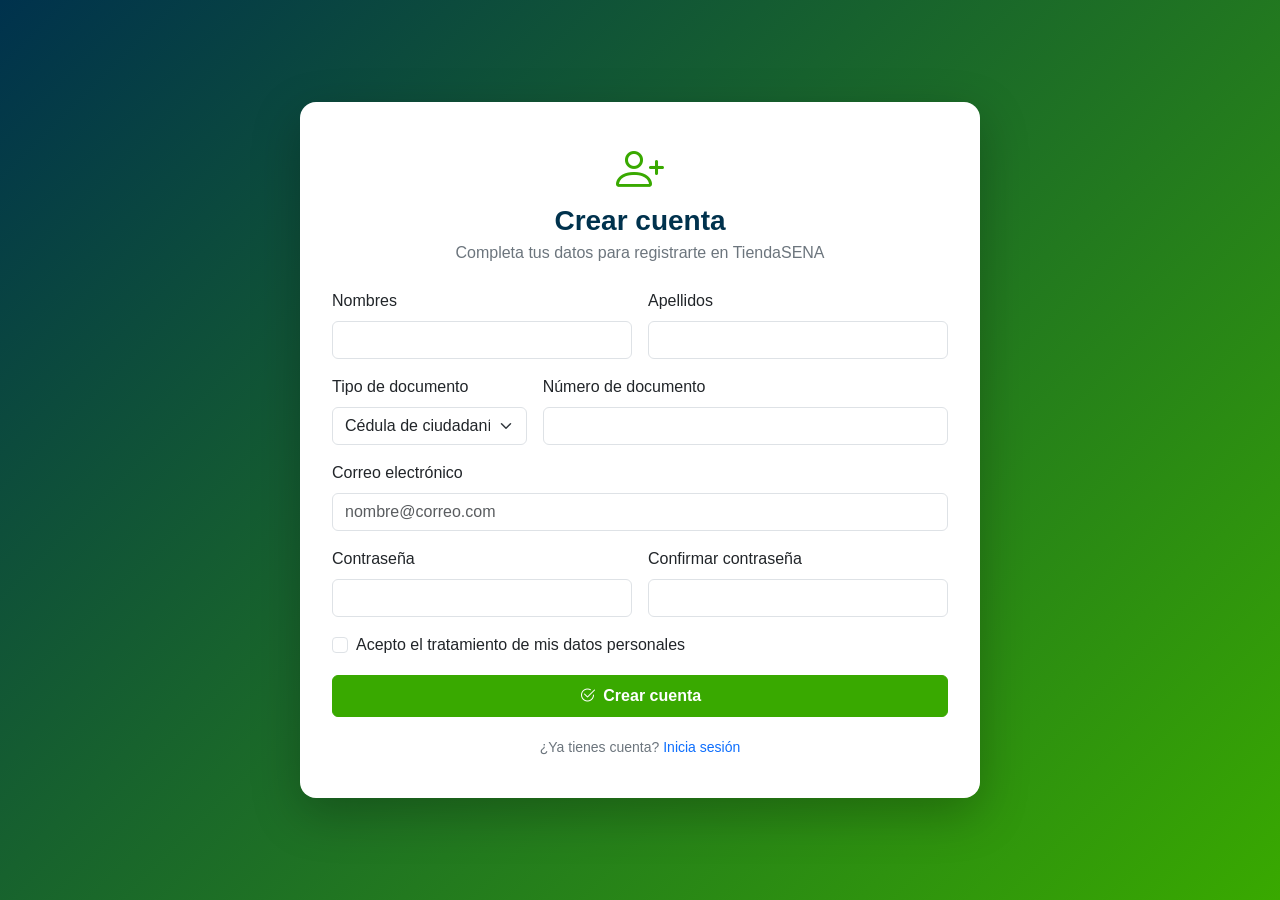
<file: registro.html>
<!DOCTYPE html> <!-- Documento HTML5. -->
<!-- Raíz en español. -->
<html lang="es">
<!-- Cabecera. -->
<head>
    <!-- Codificación UTF-8. -->
    <meta charset="UTF-8">
    <!-- Diseño adaptable. -->
    <meta name="viewport" content="width=device-width, initial-scale=1.0">
    <!-- Título de la pestaña. -->
    <title>Crear cuenta | TiendaSENA</title>
    <!-- CSS de Bootstrap. -->
    <link href="https://cdn.jsdelivr.net/npm/bootstrap@5.3.3/dist/css/bootstrap.min.css" rel="stylesheet">
    <!-- Íconos. -->
    <link href="https://cdn.jsdelivr.net/npm/bootstrap-icons@1.11.3/font/bootstrap-icons.min.css" rel="stylesheet">
    <!-- Nuestros estilos, después de Bootstrap. -->
    <link href="css/estilos.css" rel="stylesheet">
<!-- Cierra la cabecera. -->
</head>
<!-- Mismo fondo y centrado que el login: reutilizamos la clase. -->
<body class="login-fondo">

    <!-- La tarjeta con nuestra clase extra ancha (680px) porque tiene más campos. -->
    <main class="login-card ancha">
        <!-- Encabezado centrado. -->
        <header class="login-encabezado">
            <!-- Ícono de “agregar persona”. -->
            <i class="bi bi-person-plus display-5 text-sena"></i>
            <!-- Título. -->
            <h1 class="h3 fw-bold">Crear cuenta</h1>
            <!-- Instrucción. -->
            <p class="text-secondary mb-0">Completa tus datos para registrarte en TiendaSENA</p>
        <!-- Cierra el encabezado. -->
        </header>

        <!-- Al registrarse vuelve al login. El formulario es una fila de la rejilla (row); g-3 agrega espacio entre columnas y filas. -->
        <form action="index.html" method="get" class="row g-3">
            <!-- Columna: todo el ancho en celular, la mitad desde tablet (6 de 12). -->
            <div class="col-md-6">
                <!-- form-label da el estilo de Bootstrap a la etiqueta. Usamos el prefijo reg para que los id sean únicos. -->
                <label for="regNombres" class="form-label">Nombres</label>
                <!-- Campo obligatorio. -->
                <input type="text" class="form-control" id="regNombres" required>
            <!-- Cierra la columna. -->
            </div>
            <!-- La otra mitad: nombres y apellidos quedan lado a lado. -->
            <div class="col-md-6">
                <!-- Etiqueta. -->
                <label for="regApellidos" class="form-label">Apellidos</label>
                <!-- Campo obligatorio. -->
                <input type="text" class="form-control" id="regApellidos" required>
            <!-- Cierra la columna. -->
            </div>
            <!-- Un tercio (4 de 12). -->
            <div class="col-md-4">
                <!-- Etiqueta. -->
                <label for="regTipoDoc" class="form-label">Tipo de documento</label>
                <!-- Lista desplegable con estilo Bootstrap (form-select). -->
                <select class="form-select" id="regTipoDoc">
                    <!-- Cada <option> es una opción; value es lo que se enviaría. -->
                    <option value="CC">Cédula de ciudadanía</option>
                    <!-- Opción. -->
                    <option value="TI">Tarjeta de identidad</option>
                    <!-- Opción. -->
                    <option value="CE">Cédula de extranjería</option>
                <!-- Cierra la lista. -->
                </select>
            <!-- Cierra la columna. -->
            </div>
            <!-- Dos tercios (4 + 8 = 12: la fila se completa). -->
            <div class="col-md-8">
                <!-- Etiqueta. -->
                <label for="regDocumento" class="form-label">Número de documento</label>
                <!-- inputmode="numeric" muestra el teclado numérico en el celular. -->
                <input type="text" class="form-control" id="regDocumento" inputmode="numeric" required>
            <!-- Cierra la columna. -->
            </div>
            <!-- Todo el ancho en cualquier pantalla. -->
            <div class="col-12">
                <!-- Etiqueta. -->
                <label for="regCorreo" class="form-label">Correo electrónico</label>
                <!-- Correo con validación del navegador. -->
                <input type="email" class="form-control" id="regCorreo" placeholder="nombre@correo.com" required>
            <!-- Cierra la columna. -->
            </div>
            <!-- Mitad. -->
            <div class="col-md-6">
                <!-- Etiqueta. -->
                <label for="regClave" class="form-label">Contraseña</label>
                <!-- Mínimo 6 caracteres. -->
                <input type="password" class="form-control" id="regClave" minlength="6" required>
            <!-- Cierra la columna. -->
            </div>
            <!-- Mitad. -->
            <div class="col-md-6">
                <!-- Etiqueta. -->
                <label for="regConfirmar" class="form-label">Confirmar contraseña</label>
                <!-- Que coincidan se validará con JavaScript en el sistema real. -->
                <input type="password" class="form-control" id="regConfirmar" minlength="6" required>
            <!-- Cierra la columna. -->
            </div>
            <!-- Todo el ancho. -->
            <div class="col-12">
                <!-- Casilla de Bootstrap. -->
                <div class="form-check">
                    <!-- Casilla obligatoria: sin marcarla no se puede enviar. -->
                    <input class="form-check-input" type="checkbox" id="regTerminos" required>
                    <!-- Texto de la casilla. -->
                    <label class="form-check-label" for="regTerminos">Acepto el tratamiento de mis datos personales</label>
                <!-- Cierra la casilla. -->
                </div>
            <!-- Cierra la columna. -->
            </div>
            <!-- Todo el ancho. -->
            <div class="col-12">
                <!-- El mismo botón del login: así el diseño es consistente. -->
                <button type="submit" class="btn btn-sena w-100 py-2 fw-semibold">
                    <!-- Ícono y texto. -->
                    <i class="bi bi-check2-circle me-1"></i> Crear cuenta
                <!-- Cierra el botón. -->
                </button>
            <!-- Cierra la columna. -->
            </div>
        <!-- Cierra el formulario (y la fila). -->
        </form>

        <!-- Enlace de regreso al login: la navegación funciona en ambos sentidos. -->
        <p class="login-pie">¿Ya tienes cuenta? <a href="index.html" class="text-decoration-none">Inicia sesión</a></p>
    <!-- Cierra la tarjeta. -->
    </main>

<!-- Cierra el cuerpo. -->
</body>
<!-- Cierra el documento. -->
</html>
</file>
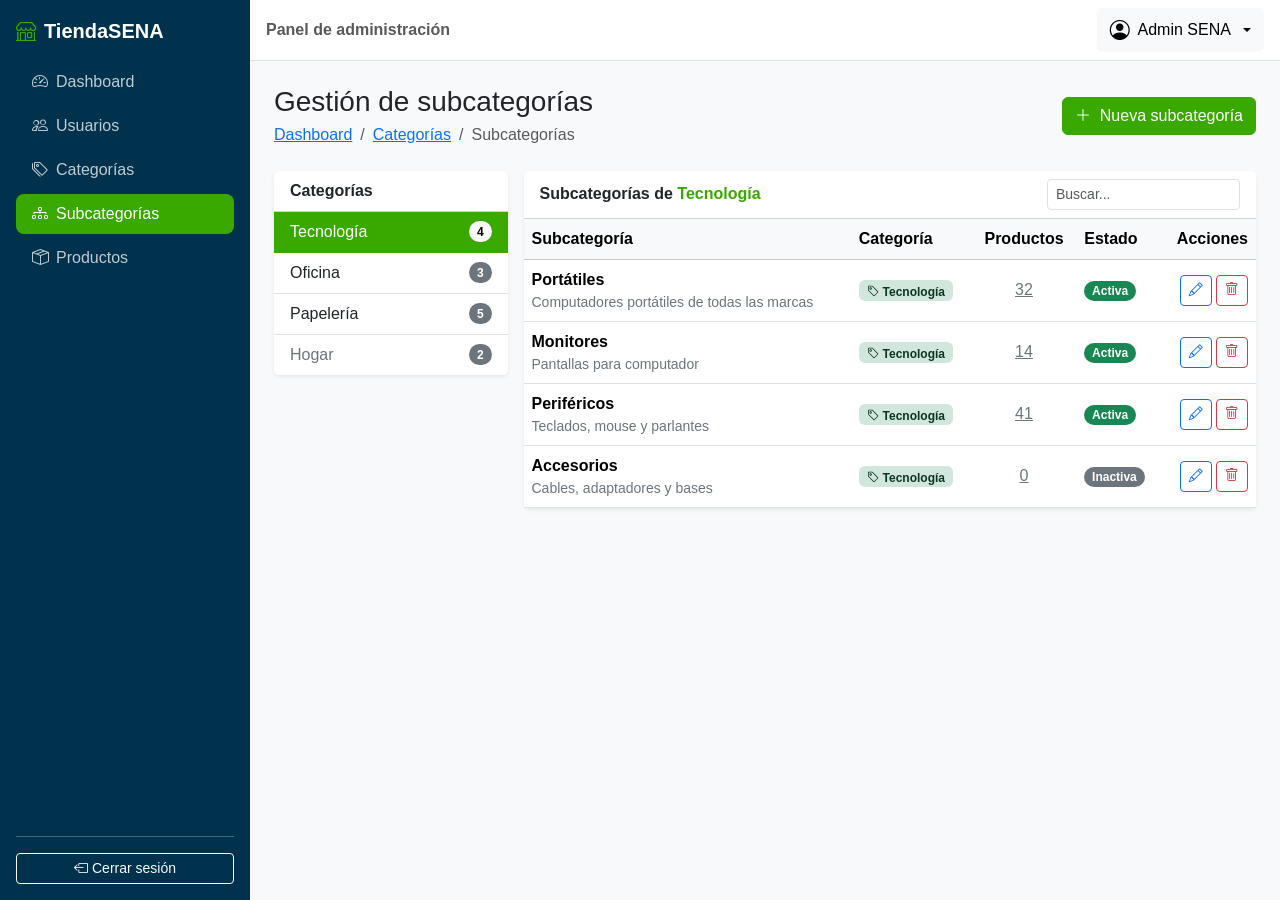
<file: subcategorias.html>
<!DOCTYPE html> <!-- Documento HTML5. -->
<!-- Raíz en español. -->
<html lang="es">
<!-- Abre la cabecera. -->
<head>
    <!-- Codificación UTF-8. -->
    <meta charset="UTF-8">
    <!-- Diseño adaptable. -->
    <meta name="viewport" content="width=device-width, initial-scale=1.0">
    <!-- Título de la pestaña. Cambia en cada módulo. -->
    <title>Subcategorías | TiendaSENA</title>
    <!-- CSS de Bootstrap. -->
    <link href="https://cdn.jsdelivr.net/npm/bootstrap@5.3.3/dist/css/bootstrap.min.css" rel="stylesheet">
    <!-- Íconos. -->
    <link href="https://cdn.jsdelivr.net/npm/bootstrap-icons@1.11.3/font/bootstrap-icons.min.css" rel="stylesheet">
    <!-- Nuestros estilos (después de Bootstrap). -->
    <link href="css/estilos.css" rel="stylesheet">
<!-- Cierra la cabecera. -->
</head>
<!-- Fondo gris muy claro para que las tarjetas blancas resalten. -->
<body class="bg-body-tertiary">

    <!-- ===================== MENÚ LATERAL ===================== -->
    <!-- offcanvas-lg: en pantallas menores a lg es un panel oculto que se desliza; desde lg se muestra normal. offcanvas-start lo hace salir por la izquierda. sidebar es nuestra clase. El id lo usa el botón que lo abre. -->
    <aside class="offcanvas-lg offcanvas-start sidebar" tabindex="-1" id="menuLateral" aria-labelledby="tituloMenu">
        <!-- Encabezado del panel; Bootstrap solo lo muestra en celular. -->
        <div class="offcanvas-header border-bottom border-secondary">
            <!-- Nombre del sistema en el panel móvil. -->
            <h5 class="offcanvas-title" id="tituloMenu"><i class="bi bi-shop me-2"></i>TiendaSENA</h5>
            <!-- Botón “X” blanco que cierra el panel. data-bs-target indica cuál panel cerrar. -->
            <button type="button" class="btn-close btn-close-white" data-bs-dismiss="offcanvas" data-bs-target="#menuLateral" aria-label="Cerrar menú"></button>
        <!-- Cierra el encabezado móvil. -->
        </div>
        <!-- Cuerpo del menú: Flexbox en columna para apilar logo, enlaces y botón de salida. -->
        <div class="offcanvas-body d-flex flex-column p-3">
            <!-- Logo que solo se ve en computador (d-none d-lg-flex): en celular ya está en el encabezado del panel. Al hacer clic vuelve al dashboard. -->
            <a href="dashboard.html" class="d-none d-lg-flex align-items-center mb-3 text-white text-decoration-none fs-5 fw-bold">
                <!-- Ícono verde y nombre. -->
                <i class="bi bi-shop me-2 text-sena"></i> TiendaSENA
            <!-- Cierra el logo. -->
            </a>
            <!-- Lista de navegación en columna (flex-column). nav-pills da forma de “píldora” al enlace activo. mb-auto empuja lo que sigue hasta el fondo. -->
            <ul class="nav nav-pills flex-column mb-auto">
                <!-- Enlace al dashboard. active lo resalta en verde y aria-current="page" avisa a los lectores de pantalla que es la página actual. **En cada módulo, el active pasa a su propio enlace.** -->
                <li class="nav-item"><a href="dashboard.html" class="nav-link"><i class="bi bi-speedometer2 me-2"></i>Dashboard</a></li>
                <!-- Enlace al módulo de usuarios (clase 5). -->
                <li class="nav-item"><a href="usuarios.html" class="nav-link"><i class="bi bi-people me-2"></i>Usuarios</a></li>
                <!-- Enlace a categorías (clase 6). -->
                <li class="nav-item"><a href="categorias.html" class="nav-link"><i class="bi bi-tags me-2"></i>Categorías</a></li>
                <!-- Enlace a subcategorías (clase 7). -->
                <li class="nav-item"><a href="subcategorias.html" class="nav-link active" aria-current="page"><i class="bi bi-diagram-3 me-2"></i>Subcategorías</a></li>
                <!-- Enlace a productos (clase 8). -->
                <li class="nav-item"><a href="productos.html" class="nav-link"><i class="bi bi-box-seam me-2"></i>Productos</a></li>
            <!-- Cierra la lista de navegación. -->
            </ul>
            <!-- Línea divisoria. -->
            <hr>
            <!-- Botón que vuelve al login (index.html): así “se cierra la sesión” en el prototipo. -->
            <a href="index.html" class="btn btn-outline-light btn-sm"><i class="bi bi-box-arrow-left me-1"></i>Cerrar sesión</a>
        <!-- Cierra el cuerpo del menú. -->
        </div>
    <!-- Cierra el menú lateral. -->
    </aside>

    <!-- ===================== ZONA DERECHA ===================== -->
    <!-- Nuestra clase contenido aplica el margin-left en computador. -->
    <div class="contenido">

        <!-- Barra superior -->
        <!-- Barra blanca con borde inferior. sticky-top la deja pegada arriba al hacer scroll. -->
        <nav class="navbar bg-white border-bottom px-3 sticky-top">
            <!-- Botón para abrir el menú en celular. d-lg-none lo oculta en computador (allá el menú siempre se ve). data-bs-toggle="offcanvas" + data-bs-target="#menuLateral" abren el panel. -->
            <button class="btn btn-outline-secondary d-lg-none" type="button" data-bs-toggle="offcanvas" data-bs-target="#menuLateral" aria-controls="menuLateral" aria-label="Abrir menú">
                <!-- Ícono de “hamburguesa”. -->
                <i class="bi bi-list"></i>
            <!-- Cierra el botón. -->
            </button>
            <!-- Texto de la barra; se oculta en celulares muy pequeños (d-none d-sm-inline). -->
            <span class="navbar-text fw-semibold d-none d-sm-inline">Panel de administración</span>
            <!-- Menú desplegable del usuario; ms-auto lo empuja a la derecha. -->
            <div class="dropdown ms-auto">
                <!-- Botón que abre el desplegable. dropdown-toggle dibuja la flechita; data-bs-toggle="dropdown" lo hace funcionar. -->
                <button class="btn btn-light dropdown-toggle d-flex align-items-center gap-2" type="button" data-bs-toggle="dropdown" aria-expanded="false">
                    <!-- Ícono de usuario. -->
                    <i class="bi bi-person-circle fs-5"></i>
                    <!-- Nombre del usuario, visible desde tablet. -->
                    <span class="d-none d-md-inline">Admin SENA</span>
                <!-- Cierra el botón. -->
                </button>
                <!-- Lista de opciones. dropdown-menu-end la alinea a la derecha para que no se salga de la pantalla. -->
                <ul class="dropdown-menu dropdown-menu-end shadow">
                    <!-- Encabezado no clicable dentro del menú. -->
                    <li><h6 class="dropdown-header">admin@sena.edu.co</h6></li>
                    <!-- Opción del menú (pantalla aún no construida). -->
                    <li><a class="dropdown-item" href="#"><i class="bi bi-person me-2"></i>Mi perfil</a></li>
                    <!-- Línea separadora. -->
                    <li><hr class="dropdown-divider"></li>
                    <!-- Otra forma de salir, en rojo (text-danger). -->
                    <li><a class="dropdown-item text-danger" href="index.html"><i class="bi bi-box-arrow-left me-2"></i>Cerrar sesión</a></li>
                <!-- Cierra la lista. -->
                </ul>
            <!-- Cierra el desplegable. -->
            </div>
        <!-- Cierra la barra superior. -->
        </nav>

        <!-- Contenido de la página -->
        <!-- Relleno 3 en celular y 4 desde tablet. -->
        <main class="p-3 p-md-4">
<!-- INICIO CONTENIDO -->
            <!-- Encabezado del módulo -->
            <!-- Flexbox con salto de línea. -->
            <div class="d-flex flex-wrap justify-content-between align-items-center gap-2 mb-4">
                <!-- Bloque del título. -->
                <div>
                    <!-- Título. -->
                    <h1 class="h3 mb-1">Gestión de subcategorías</h1>
                    <!-- Migas de pan. -->
                    <nav aria-label="breadcrumb">
                        <!-- Lista. -->
                        <ol class="breadcrumb mb-0 small">
                            <!-- Nivel 1. -->
                            <li class="breadcrumb-item"><a href="dashboard.html">Dashboard</a></li>
                            <!-- Nivel 2: las subcategorías “cuelgan” de las categorías, y así lo muestran las migas. -->
                            <li class="breadcrumb-item"><a href="categorias.html">Categorías</a></li>
                            <!-- Nivel actual. -->
                            <li class="breadcrumb-item active" aria-current="page">Subcategorías</li>
                        <!-- Cierra la lista. -->
                        </ol>
                    <!-- Cierra las migas. -->
                    </nav>
                <!-- Cierra el bloque. -->
                </div>
                <!-- Abre el formulario. -->
                <button type="button" class="btn btn-sena" data-bs-toggle="modal" data-bs-target="#modalSubcategoria">
                    <!-- Texto del botón. -->
                    <i class="bi bi-plus-lg me-1"></i> Nueva subcategoría
                <!-- Cierra el botón. -->
                </button>
            <!-- Cierra el encabezado. -->
            </div>

            <!-- Fila con dos columnas: maestro y detalle. -->
            <div class="row g-3">
                <!-- Maestro: lista de categorías -->
                <!-- 3 de 12 columnas en computador; en celular ocupa todo el ancho y queda arriba. -->
                <div class="col-lg-3">
                    <!-- Tarjeta. -->
                    <div class="card border-0 shadow-sm">
                        <!-- Encabezado de la tarjeta. -->
                        <div class="card-header bg-white fw-semibold">Categorías</div>
                        <!-- Lista de categorías sin bordes exteriores. -->
                        <div class="list-group list-group-flush">
                            <!-- Categoría seleccionada (active). Flexbox: nombre a la izquierda y contador a la derecha. -->
                            <a href="#" class="list-group-item list-group-item-action active d-flex justify-content-between align-items-center" aria-current="true">
                                <!-- Nombre y cantidad de subcategorías en un badge claro (contrasta con el fondo activo). -->
                                Tecnología <span class="badge text-bg-light rounded-pill">4</span>
                            <!-- Cierra el ítem. -->
                            </a>
                            <!-- Categoría no seleccionada. -->
                            <a href="#" class="list-group-item list-group-item-action d-flex justify-content-between align-items-center">
                                <!-- Nombre y contador gris. -->
                                Oficina <span class="badge text-bg-secondary rounded-pill">3</span>
                            <!-- Cierra el ítem. -->
                            </a>
                            <!-- Otra categoría. -->
                            <a href="#" class="list-group-item list-group-item-action d-flex justify-content-between align-items-center">
                                <!-- Nombre y contador. -->
                                Papelería <span class="badge text-bg-secondary rounded-pill">5</span>
                            <!-- Cierra el ítem. -->
                            </a>
                            <!-- Categoría inactiva en gris. -->
                            <a href="#" class="list-group-item list-group-item-action d-flex justify-content-between align-items-center text-secondary">
                                <!-- Nombre y contador. -->
                                Hogar <span class="badge text-bg-secondary rounded-pill">2</span>
                            <!-- Cierra el ítem. -->
                            </a>
                        <!-- Cierra la lista. -->
                        </div>
                    <!-- Cierra la tarjeta. -->
                    </div>
                <!-- Cierra la columna maestro. -->
                </div>

                <!-- Detalle: subcategorías de la categoría elegida -->
                <!-- 9 de 12 columnas (3 + 9 = 12). -->
                <div class="col-lg-9">
                    <!-- Tarjeta. -->
                    <div class="card border-0 shadow-sm">
                        <!-- Encabezado con título y buscador. -->
                        <div class="card-header bg-white d-flex flex-wrap justify-content-between align-items-center gap-2">
                            <!-- Indica de qué categoría son las filas mostradas. -->
                            <span class="fw-semibold">Subcategorías de <span class="text-sena">Tecnología</span></span>
                            <!-- Buscador pequeño (form-control-sm) con ancho automático (w-auto) en lugar del 100%. -->
                            <input type="search" class="form-control form-control-sm w-auto" placeholder="Buscar..." aria-label="Buscar subcategoría">
                        <!-- Cierra el encabezado. -->
                        </div>
                        <!-- Desplazamiento en celular. -->
                        <div class="table-responsive">
                            <!-- Tabla. -->
                            <table class="table table-hover align-middle mb-0">
                                <!-- Encabezado. -->
                                <thead class="table-light">
                                    <!-- Fila de títulos. -->
                                    <tr>
                                        <!-- Nombre y descripción. -->
                                        <th scope="col">Subcategoría</th>
                                        <!-- Categoría padre. -->
                                        <th scope="col">Categoría</th>
                                        <!-- Cantidad de productos, centrada. -->
                                        <th scope="col" class="text-center">Productos</th>
                                        <!-- Estado. -->
                                        <th scope="col">Estado</th>
                                        <!-- Acciones. -->
                                        <th scope="col" class="text-end">Acciones</th>
                                    <!-- Cierra la fila. -->
                                    </tr>
                                <!-- Cierra el encabezado. -->
                                </thead>
                                <!-- Cuerpo. -->
                                <tbody>
                                    <!-- Subcategoría 1. -->
                                    <tr>
                                        <!-- Celda compuesta. -->
                                        <td>
                                            <!-- Nombre. -->
                                            <div class="fw-semibold">Portátiles</div>
                                            <!-- Descripción. -->
                                            <div class="small text-secondary">Computadores portátiles de todas las marcas</div>
                                        <!-- Cierra la celda. -->
                                        </td>
                                        <!-- Categoría padre en un badge suave con ícono de etiqueta. -->
                                        <td><span class="badge bg-success-subtle text-success-emphasis"><i class="bi bi-tag me-1"></i>Tecnología</span></td>
                                        <!-- El número enlaza al módulo de productos. -->
                                        <td class="text-center"><a href="productos.html" class="link-secondary">32</a></td>
                                        <!-- Estado. -->
                                        <td><span class="badge rounded-pill text-bg-success">Activa</span></td>
                                        <!-- Acciones. -->
                                        <td class="text-end text-nowrap">
                                            <!-- Editar. -->
                                            <button type="button" class="btn btn-sm btn-outline-primary" data-bs-toggle="modal" data-bs-target="#modalSubcategoria" title="Editar"><i class="bi bi-pencil"></i></button>
                                            <!-- Eliminar. -->
                                            <button type="button" class="btn btn-sm btn-outline-danger" data-bs-toggle="modal" data-bs-target="#modalEliminar" title="Eliminar"><i class="bi bi-trash"></i></button>
                                        <!-- Cierra las acciones. -->
                                        </td>
                                    <!-- Cierra la fila. -->
                                    </tr>
                                    <!-- Subcategoría 2. -->
                                    <tr>
                                        <!-- Celda compuesta. -->
                                        <td>
                                            <!-- Nombre. -->
                                            <div class="fw-semibold">Monitores</div>
                                            <!-- Descripción. -->
                                            <div class="small text-secondary">Pantallas para computador</div>
                                        <!-- Cierra la celda. -->
                                        </td>
                                        <!-- Categoría padre. -->
                                        <td><span class="badge bg-success-subtle text-success-emphasis"><i class="bi bi-tag me-1"></i>Tecnología</span></td>
                                        <!-- Productos. -->
                                        <td class="text-center"><a href="productos.html" class="link-secondary">14</a></td>
                                        <!-- Estado. -->
                                        <td><span class="badge rounded-pill text-bg-success">Activa</span></td>
                                        <!-- Acciones. -->
                                        <td class="text-end text-nowrap">
                                            <!-- Editar. -->
                                            <button type="button" class="btn btn-sm btn-outline-primary" data-bs-toggle="modal" data-bs-target="#modalSubcategoria" title="Editar"><i class="bi bi-pencil"></i></button>
                                            <!-- Eliminar. -->
                                            <button type="button" class="btn btn-sm btn-outline-danger" data-bs-toggle="modal" data-bs-target="#modalEliminar" title="Eliminar"><i class="bi bi-trash"></i></button>
                                        <!-- Cierra las acciones. -->
                                        </td>
                                    <!-- Cierra la fila. -->
                                    </tr>
                                    <!-- Subcategoría 3. -->
                                    <tr>
                                        <!-- Celda compuesta. -->
                                        <td>
                                            <!-- Nombre. -->
                                            <div class="fw-semibold">Periféricos</div>
                                            <!-- Descripción. -->
                                            <div class="small text-secondary">Teclados, mouse y parlantes</div>
                                        <!-- Cierra la celda. -->
                                        </td>
                                        <!-- Categoría padre. -->
                                        <td><span class="badge bg-success-subtle text-success-emphasis"><i class="bi bi-tag me-1"></i>Tecnología</span></td>
                                        <!-- Productos. -->
                                        <td class="text-center"><a href="productos.html" class="link-secondary">41</a></td>
                                        <!-- Estado. -->
                                        <td><span class="badge rounded-pill text-bg-success">Activa</span></td>
                                        <!-- Acciones. -->
                                        <td class="text-end text-nowrap">
                                            <!-- Editar. -->
                                            <button type="button" class="btn btn-sm btn-outline-primary" data-bs-toggle="modal" data-bs-target="#modalSubcategoria" title="Editar"><i class="bi bi-pencil"></i></button>
                                            <!-- Eliminar. -->
                                            <button type="button" class="btn btn-sm btn-outline-danger" data-bs-toggle="modal" data-bs-target="#modalEliminar" title="Eliminar"><i class="bi bi-trash"></i></button>
                                        <!-- Cierra las acciones. -->
                                        </td>
                                    <!-- Cierra la fila. -->
                                    </tr>
                                    <!-- Subcategoría 4 (inactiva). -->
                                    <tr>
                                        <!-- Celda compuesta. -->
                                        <td>
                                            <!-- Nombre. -->
                                            <div class="fw-semibold">Accesorios</div>
                                            <!-- Descripción. -->
                                            <div class="small text-secondary">Cables, adaptadores y bases</div>
                                        <!-- Cierra la celda. -->
                                        </td>
                                        <!-- Categoría padre. -->
                                        <td><span class="badge bg-success-subtle text-success-emphasis"><i class="bi bi-tag me-1"></i>Tecnología</span></td>
                                        <!-- Productos. -->
                                        <td class="text-center"><a href="productos.html" class="link-secondary">0</a></td>
                                        <!-- Estado inactivo. -->
                                        <td><span class="badge rounded-pill text-bg-secondary">Inactiva</span></td>
                                        <!-- Acciones. -->
                                        <td class="text-end text-nowrap">
                                            <!-- Editar. -->
                                            <button type="button" class="btn btn-sm btn-outline-primary" data-bs-toggle="modal" data-bs-target="#modalSubcategoria" title="Editar"><i class="bi bi-pencil"></i></button>
                                            <!-- Eliminar. -->
                                            <button type="button" class="btn btn-sm btn-outline-danger" data-bs-toggle="modal" data-bs-target="#modalEliminar" title="Eliminar"><i class="bi bi-trash"></i></button>
                                        <!-- Cierra las acciones. -->
                                        </td>
                                    <!-- Cierra la fila. -->
                                    </tr>
                                <!-- Cierra el cuerpo. -->
                                </tbody>
                            <!-- Cierra la tabla. -->
                            </table>
                        <!-- Cierra la envoltura. -->
                        </div>
                    <!-- Cierra la tarjeta. -->
                    </div>
                <!-- Cierra la columna detalle. -->
                </div>
            <!-- Cierra la fila maestro-detalle. -->
            </div>

            <!-- Modal: crear / editar subcategoría -->
            <!-- Modal oculto. -->
            <div class="modal fade" id="modalSubcategoria" tabindex="-1" aria-labelledby="tituloModalSubcategoria" aria-hidden="true">
                <!-- Centrado. -->
                <div class="modal-dialog modal-dialog-centered">
                    <!-- Contenido. -->
                    <div class="modal-content">
                        <!-- Encabezado. -->
                        <div class="modal-header">
                            <!-- Título. -->
                            <h2 class="modal-title fs-5" id="tituloModalSubcategoria"><i class="bi bi-diagram-3 me-2"></i>Datos de la subcategoría</h2>
                            <!-- Cerrar. -->
                            <button type="button" class="btn-close" data-bs-dismiss="modal" aria-label="Cerrar"></button>
                        <!-- Cierra el encabezado. -->
                        </div>
                        <!-- Cuerpo. -->
                        <div class="modal-body">
                            <!-- Formulario. -->
                            <form>
                                <!-- Grupo. -->
                                <div class="mb-3">
                                    <!-- El asterisco rojo es la convención para “campo obligatorio”. -->
                                    <label for="subCategoria" class="form-label">Categoría <span class="text-danger">*</span></label>
                                    <!-- Lista de categorías padre, obligatoria. -->
                                    <select class="form-select" id="subCategoria" required>
                                        <!-- Opción guía (no se puede elegir). -->
                                        <option value="" disabled>Seleccione una categoría…</option>
                                        <!-- Preseleccionada: la categoría que se estaba viendo. El value sería el id de la categoría en la base de datos. -->
                                        <option value="1" selected>Tecnología</option>
                                        <!-- Opción. -->
                                        <option value="2">Oficina</option>
                                        <!-- Opción. -->
                                        <option value="3">Papelería</option>
                                        <!-- Opción. -->
                                        <option value="4">Hogar</option>
                                    <!-- Cierra la lista. -->
                                    </select>
                                <!-- Cierra el grupo. -->
                                </div>
                                <!-- Grupo. -->
                                <div class="mb-3">
                                    <!-- Etiqueta con asterisco. -->
                                    <label for="subNombre" class="form-label">Nombre <span class="text-danger">*</span></label>
                                    <!-- Campo obligatorio. -->
                                    <input type="text" class="form-control" id="subNombre" placeholder="Ej: Portátiles" required>
                                <!-- Cierra el grupo. -->
                                </div>
                                <!-- Grupo. -->
                                <div class="mb-3">
                                    <!-- Etiqueta. -->
                                    <label for="subDescripcion" class="form-label">Descripción</label>
                                    <!-- Área de texto de 2 líneas. -->
                                    <textarea class="form-control" id="subDescripcion" rows="2"></textarea>
                                <!-- Cierra el grupo. -->
                                </div>
                                <!-- Interruptor. -->
                                <div class="form-check form-switch">
                                    <!-- Encendido. -->
                                    <input class="form-check-input" type="checkbox" role="switch" id="subActiva" checked>
                                    <!-- Etiqueta. -->
                                    <label class="form-check-label" for="subActiva">Subcategoría activa</label>
                                <!-- Cierra el interruptor. -->
                                </div>
                            <!-- Cierra el formulario. -->
                            </form>
                        <!-- Cierra el cuerpo. -->
                        </div>
                        <!-- Pie. -->
                        <div class="modal-footer">
                            <!-- Cancelar. -->
                            <button type="button" class="btn btn-secondary" data-bs-dismiss="modal">Cancelar</button>
                            <!-- Guardar. -->
                            <button type="button" class="btn btn-sena" data-bs-dismiss="modal"><i class="bi bi-save me-1"></i>Guardar</button>
                        <!-- Cierra el pie. -->
                        </div>
                    <!-- Cierra el contenido. -->
                    </div>
                <!-- Cierra el diálogo. -->
                </div>
            <!-- Cierra el modal. -->
            </div>

            <!-- Modal: confirmar eliminación -->
            <!-- Modal. -->
            <div class="modal fade" id="modalEliminar" tabindex="-1" aria-labelledby="tituloModalEliminar" aria-hidden="true">
                <!-- Pequeño y centrado. -->
                <div class="modal-dialog modal-dialog-centered modal-sm">
                    <!-- Contenido. -->
                    <div class="modal-content">
                        <!-- Cuerpo. -->
                        <div class="modal-body text-center p-4">
                            <!-- Ícono. -->
                            <i class="bi bi-exclamation-triangle text-danger display-5"></i>
                            <!-- Pregunta. -->
                            <h2 class="h5 mt-3" id="tituloModalEliminar">¿Eliminar esta subcategoría?</h2>
                            <!-- Consecuencia. -->
                            <p class="text-secondary small mb-0">Sus productos quedarán sin subcategoría.</p>
                        <!-- Cierra el cuerpo. -->
                        </div>
                        <!-- Pie. -->
                        <div class="modal-footer justify-content-center border-0 pt-0">
                            <!-- Cancelar. -->
                            <button type="button" class="btn btn-light" data-bs-dismiss="modal">Cancelar</button>
                            <!-- Confirmar. -->
                            <button type="button" class="btn btn-danger" data-bs-dismiss="modal">Sí, eliminar</button>
                        <!-- Cierra el pie. -->
                        </div>
                    <!-- Cierra el contenido. -->
                    </div>
                <!-- Cierra el diálogo. -->
                </div>
            <!-- Cierra el modal. -->
            </div>
<!-- FIN CONTENIDO -->
        <!-- Cierra el contenido. -->
        </main>
    <!-- Cierra la zona derecha. -->
    </div>

    <!-- JavaScript de Bootstrap: necesario para el menú deslizable, el desplegable del usuario y los modales. -->
    <script src="https://cdn.jsdelivr.net/npm/bootstrap@5.3.3/dist/js/bootstrap.bundle.min.js"></script>
<!-- Cierra el cuerpo. -->
</body>
<!-- Cierra el documento. -->
</html>
</file>
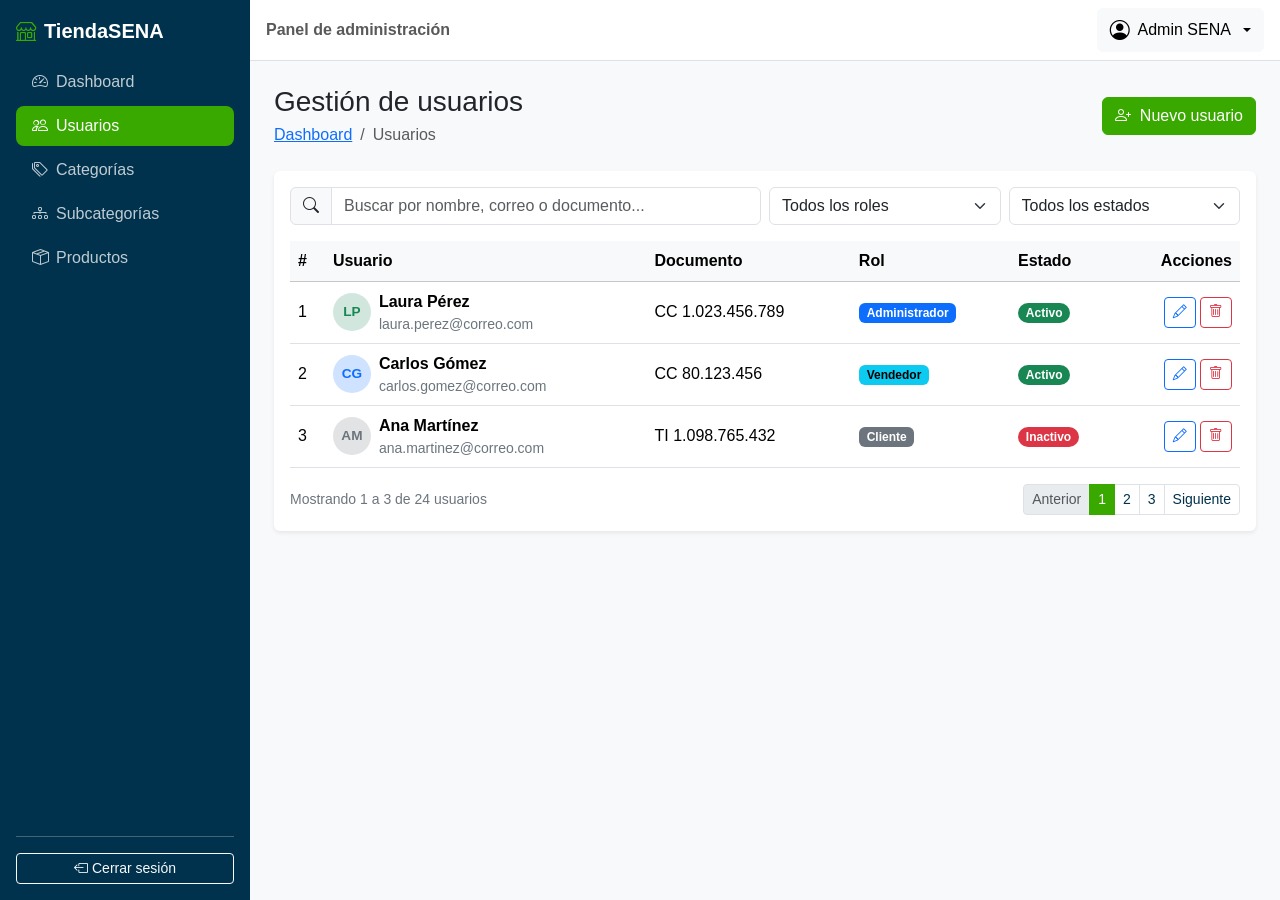
<file: usuarios.html>
<!DOCTYPE html> <!-- Documento HTML5. -->
<!-- Raíz en español. -->
<html lang="es">
<!-- Abre la cabecera. -->
<head>
    <!-- Codificación UTF-8. -->
    <meta charset="UTF-8">
    <!-- Diseño adaptable. -->
    <meta name="viewport" content="width=device-width, initial-scale=1.0">
    <!-- Título de la pestaña. Cambia en cada módulo. -->
    <title>Usuarios | TiendaSENA</title>
    <!-- CSS de Bootstrap. -->
    <link href="https://cdn.jsdelivr.net/npm/bootstrap@5.3.3/dist/css/bootstrap.min.css" rel="stylesheet">
    <!-- Íconos. -->
    <link href="https://cdn.jsdelivr.net/npm/bootstrap-icons@1.11.3/font/bootstrap-icons.min.css" rel="stylesheet">
    <!-- Nuestros estilos (después de Bootstrap). -->
    <link href="css/estilos.css" rel="stylesheet">
<!-- Cierra la cabecera. -->
</head>
<!-- Fondo gris muy claro para que las tarjetas blancas resalten. -->
<body class="bg-body-tertiary">

    <!-- ===================== MENÚ LATERAL ===================== -->
    <!-- offcanvas-lg: en pantallas menores a lg es un panel oculto que se desliza; desde lg se muestra normal. offcanvas-start lo hace salir por la izquierda. sidebar es nuestra clase. El id lo usa el botón que lo abre. -->
    <aside class="offcanvas-lg offcanvas-start sidebar" tabindex="-1" id="menuLateral" aria-labelledby="tituloMenu">
        <!-- Encabezado del panel; Bootstrap solo lo muestra en celular. -->
        <div class="offcanvas-header border-bottom border-secondary">
            <!-- Nombre del sistema en el panel móvil. -->
            <h5 class="offcanvas-title" id="tituloMenu"><i class="bi bi-shop me-2"></i>TiendaSENA</h5>
            <!-- Botón “X” blanco que cierra el panel. data-bs-target indica cuál panel cerrar. -->
            <button type="button" class="btn-close btn-close-white" data-bs-dismiss="offcanvas" data-bs-target="#menuLateral" aria-label="Cerrar menú"></button>
        <!-- Cierra el encabezado móvil. -->
        </div>
        <!-- Cuerpo del menú: Flexbox en columna para apilar logo, enlaces y botón de salida. -->
        <div class="offcanvas-body d-flex flex-column p-3">
            <!-- Logo que solo se ve en computador (d-none d-lg-flex): en celular ya está en el encabezado del panel. Al hacer clic vuelve al dashboard. -->
            <a href="dashboard.html" class="d-none d-lg-flex align-items-center mb-3 text-white text-decoration-none fs-5 fw-bold">
                <!-- Ícono verde y nombre. -->
                <i class="bi bi-shop me-2 text-sena"></i> TiendaSENA
            <!-- Cierra el logo. -->
            </a>
            <!-- Lista de navegación en columna (flex-column). nav-pills da forma de “píldora” al enlace activo. mb-auto empuja lo que sigue hasta el fondo. -->
            <ul class="nav nav-pills flex-column mb-auto">
                <!-- Enlace al dashboard. active lo resalta en verde y aria-current="page" avisa a los lectores de pantalla que es la página actual. **En cada módulo, el active pasa a su propio enlace.** -->
                <li class="nav-item"><a href="dashboard.html" class="nav-link"><i class="bi bi-speedometer2 me-2"></i>Dashboard</a></li>
                <!-- Enlace al módulo de usuarios (clase 5). -->
                <li class="nav-item"><a href="usuarios.html" class="nav-link active" aria-current="page"><i class="bi bi-people me-2"></i>Usuarios</a></li>
                <!-- Enlace a categorías (clase 6). -->
                <li class="nav-item"><a href="categorias.html" class="nav-link"><i class="bi bi-tags me-2"></i>Categorías</a></li>
                <!-- Enlace a subcategorías (clase 7). -->
                <li class="nav-item"><a href="subcategorias.html" class="nav-link"><i class="bi bi-diagram-3 me-2"></i>Subcategorías</a></li>
                <!-- Enlace a productos (clase 8). -->
                <li class="nav-item"><a href="productos.html" class="nav-link"><i class="bi bi-box-seam me-2"></i>Productos</a></li>
            <!-- Cierra la lista de navegación. -->
            </ul>
            <!-- Línea divisoria. -->
            <hr>
            <!-- Botón que vuelve al login (index.html): así “se cierra la sesión” en el prototipo. -->
            <a href="index.html" class="btn btn-outline-light btn-sm"><i class="bi bi-box-arrow-left me-1"></i>Cerrar sesión</a>
        <!-- Cierra el cuerpo del menú. -->
        </div>
    <!-- Cierra el menú lateral. -->
    </aside>

    <!-- ===================== ZONA DERECHA ===================== -->
    <!-- Nuestra clase contenido aplica el margin-left en computador. -->
    <div class="contenido">

        <!-- Barra superior -->
        <!-- Barra blanca con borde inferior. sticky-top la deja pegada arriba al hacer scroll. -->
        <nav class="navbar bg-white border-bottom px-3 sticky-top">
            <!-- Botón para abrir el menú en celular. d-lg-none lo oculta en computador (allá el menú siempre se ve). data-bs-toggle="offcanvas" + data-bs-target="#menuLateral" abren el panel. -->
            <button class="btn btn-outline-secondary d-lg-none" type="button" data-bs-toggle="offcanvas" data-bs-target="#menuLateral" aria-controls="menuLateral" aria-label="Abrir menú">
                <!-- Ícono de “hamburguesa”. -->
                <i class="bi bi-list"></i>
            <!-- Cierra el botón. -->
            </button>
            <!-- Texto de la barra; se oculta en celulares muy pequeños (d-none d-sm-inline). -->
            <span class="navbar-text fw-semibold d-none d-sm-inline">Panel de administración</span>
            <!-- Menú desplegable del usuario; ms-auto lo empuja a la derecha. -->
            <div class="dropdown ms-auto">
                <!-- Botón que abre el desplegable. dropdown-toggle dibuja la flechita; data-bs-toggle="dropdown" lo hace funcionar. -->
                <button class="btn btn-light dropdown-toggle d-flex align-items-center gap-2" type="button" data-bs-toggle="dropdown" aria-expanded="false">
                    <!-- Ícono de usuario. -->
                    <i class="bi bi-person-circle fs-5"></i>
                    <!-- Nombre del usuario, visible desde tablet. -->
                    <span class="d-none d-md-inline">Admin SENA</span>
                <!-- Cierra el botón. -->
                </button>
                <!-- Lista de opciones. dropdown-menu-end la alinea a la derecha para que no se salga de la pantalla. -->
                <ul class="dropdown-menu dropdown-menu-end shadow">
                    <!-- Encabezado no clicable dentro del menú. -->
                    <li><h6 class="dropdown-header">admin@sena.edu.co</h6></li>
                    <!-- Opción del menú (pantalla aún no construida). -->
                    <li><a class="dropdown-item" href="#"><i class="bi bi-person me-2"></i>Mi perfil</a></li>
                    <!-- Línea separadora. -->
                    <li><hr class="dropdown-divider"></li>
                    <!-- Otra forma de salir, en rojo (text-danger). -->
                    <li><a class="dropdown-item text-danger" href="index.html"><i class="bi bi-box-arrow-left me-2"></i>Cerrar sesión</a></li>
                <!-- Cierra la lista. -->
                </ul>
            <!-- Cierra el desplegable. -->
            </div>
        <!-- Cierra la barra superior. -->
        </nav>

        <!-- Contenido de la página -->
        <!-- Relleno 3 en celular y 4 desde tablet. -->
        <main class="p-3 p-md-4">
<!-- INICIO CONTENIDO -->
            <!-- Encabezado del módulo -->
            <!-- Flexbox: título a la izquierda y botón a la derecha. flex-wrap permite que en celular el botón baje a otra línea. -->
            <div class="d-flex flex-wrap justify-content-between align-items-center gap-2 mb-4">
                <!-- Bloque del título. -->
                <div>
                    <!-- Título de la página. -->
                    <h1 class="h3 mb-1">Gestión de usuarios</h1>
                    <!-- Breadcrumb (migas de pan): muestra dónde está el usuario dentro del sistema. -->
                    <nav aria-label="breadcrumb">
                        <!-- Lista ordenada con estilo de migas. -->
                        <ol class="breadcrumb mb-0 small">
                            <!-- Primer nivel, con enlace para volver. -->
                            <li class="breadcrumb-item"><a href="dashboard.html">Dashboard</a></li>
                            <!-- Nivel actual, sin enlace. Bootstrap agrega el separador / automáticamente. -->
                            <li class="breadcrumb-item active" aria-current="page">Usuarios</li>
                        <!-- Cierra la lista. -->
                        </ol>
                    <!-- Cierra el breadcrumb. -->
                    </nav>
                <!-- Cierra el bloque del título. -->
                </div>
                <!-- Botón principal (Crear). data-bs-toggle="modal" y data-bs-target="#modalUsuario" abren el modal del formulario. -->
                <button type="button" class="btn btn-sena" data-bs-toggle="modal" data-bs-target="#modalUsuario">
                    <!-- Ícono y texto del botón. -->
                    <i class="bi bi-person-plus me-1"></i> Nuevo usuario
                <!-- Cierra el botón. -->
                </button>
            <!-- Cierra el encabezado. -->
            </div>

            <!-- Una tarjeta envuelve filtros, tabla y paginación. -->
            <div class="card border-0 shadow-sm">
                <!-- Cuerpo de la tarjeta. -->
                <div class="card-body">

                    <!-- Filtros -->
                    <!-- El formulario es una fila de la rejilla (row) con espacio pequeño (g-2). role="search" indica que es un buscador. -->
                    <form class="row g-2 mb-3" role="search">
                        <!-- La búsqueda ocupa la mitad desde tablet; todo el ancho en celular. -->
                        <div class="col-md-6">
                            <!-- input-group pega un ícono o botón al campo de texto. -->
                            <div class="input-group">
                                <!-- Cajita gris con la lupa, pegada a la izquierda del campo. -->
                                <span class="input-group-text"><i class="bi bi-search"></i></span>
                                <!-- Campo de búsqueda. aria-label reemplaza al label visible para lectores de pantalla. -->
                                <input type="search" class="form-control" placeholder="Buscar por nombre, correo o documento..." aria-label="Buscar usuario">
                            <!-- Cierra el grupo. -->
                            </div>
                        <!-- Cierra la columna. -->
                        </div>
                        <!-- Medio ancho en celular, un cuarto desde tablet. -->
                        <div class="col-6 col-md-3">
                            <!-- form-select da estilo de Bootstrap a la lista desplegable. -->
                            <select class="form-select" aria-label="Filtrar por rol">
                                <!-- selected marca la opción elegida por defecto. -->
                                <option selected>Todos los roles</option>
                                <!-- Opción de rol. -->
                                <option>Administrador</option>
                                <!-- Opción de rol. -->
                                <option>Vendedor</option>
                                <!-- Opción de rol. -->
                                <option>Cliente</option>
                            <!-- Cierra la lista. -->
                            </select>
                        <!-- Cierra la columna. -->
                        </div>
                        <!-- Columna del segundo filtro. -->
                        <div class="col-6 col-md-3">
                            <!-- Filtro por estado. -->
                            <select class="form-select" aria-label="Filtrar por estado">
                                <!-- Opción por defecto. -->
                                <option selected>Todos los estados</option>
                                <!-- Opción. -->
                                <option>Activo</option>
                                <!-- Opción. -->
                                <option>Inactivo</option>
                            <!-- Cierra la lista. -->
                            </select>
                        <!-- Cierra la columna. -->
                        </div>
                    <!-- Cierra los filtros. -->
                    </form>

                    <!-- Tabla de usuarios -->
                    <!-- Desplazamiento horizontal en celular. -->
                    <div class="table-responsive">
                        <!-- Tabla con resaltado y centrado vertical. -->
                        <table class="table table-hover align-middle">
                            <!-- Encabezado gris claro. -->
                            <thead class="table-light">
                                <!-- Fila de títulos. -->
                                <tr>
                                    <!-- scope="col" indica que el título pertenece a la columna (accesibilidad). -->
                                    <th scope="col">#</th>
                                    <!-- Nombre y correo. -->
                                    <th scope="col">Usuario</th>
                                    <!-- Tipo y número de documento. -->
                                    <th scope="col">Documento</th>
                                    <!-- Rol en el sistema. -->
                                    <th scope="col">Rol</th>
                                    <!-- Activo o inactivo. -->
                                    <th scope="col">Estado</th>
                                    <!-- Botones de editar y eliminar, alineados a la derecha. -->
                                    <th scope="col" class="text-end">Acciones</th>
                                <!-- Cierra la fila. -->
                                </tr>
                            <!-- Cierra el encabezado. -->
                            </thead>
                            <!-- Cuerpo con los datos de ejemplo. -->
                            <tbody>
                                <!-- Usuario 1. -->
                                <tr>
                                    <!-- Número de fila. -->
                                    <td>1</td>
                                    <!-- Celda compuesta: avatar + nombre + correo. -->
                                    <td>
                                        <!-- Flexbox para poner el avatar al lado del texto. -->
                                        <div class="d-flex align-items-center gap-2">
                                            <!-- Nuestro círculo avatar con las iniciales. -->
                                            <span class="avatar bg-success-subtle text-success">LP</span>
                                            <!-- Bloque de texto. -->
                                            <div>
                                                <!-- Nombre en seminegrita. -->
                                                <div class="fw-semibold">Laura Pérez</div>
                                                <!-- Correo pequeño y gris. -->
                                                <div class="small text-secondary">laura.perez@correo.com</div>
                                            <!-- Cierra el bloque. -->
                                            </div>
                                        <!-- Cierra el Flexbox. -->
                                        </div>
                                    <!-- Cierra la celda. -->
                                    </td>
                                    <!-- Documento. -->
                                    <td>CC 1.023.456.789</td>
                                    <!-- Rol en un badge azul. -->
                                    <td><span class="badge text-bg-primary">Administrador</span></td>
                                    <!-- Estado: badge verde con forma de píldora (rounded-pill). -->
                                    <td><span class="badge rounded-pill text-bg-success">Activo</span></td>
                                    <!-- Celda de acciones; text-nowrap evita que los botones se partan en dos líneas. -->
                                    <td class="text-end text-nowrap">
                                        <!-- Botón Editar (la “U”): abre el mismo modal del formulario. title muestra un texto al dejar el mouse encima. -->
                                        <button type="button" class="btn btn-sm btn-outline-primary" data-bs-toggle="modal" data-bs-target="#modalUsuario" title="Editar">
                                            <!-- Ícono de lápiz. -->
                                            <i class="bi bi-pencil"></i>
                                        <!-- Cierra el botón. -->
                                        </button>
                                        <!-- Botón Eliminar (la “D”): abre el modal de confirmación. -->
                                        <button type="button" class="btn btn-sm btn-outline-danger" data-bs-toggle="modal" data-bs-target="#modalEliminar" title="Eliminar">
                                            <!-- Ícono de papelera. -->
                                            <i class="bi bi-trash"></i>
                                        <!-- Cierra el botón. -->
                                        </button>
                                    <!-- Cierra la celda de acciones. -->
                                    </td>
                                <!-- Cierra el usuario 1. -->
                                </tr>
                                <!-- Usuario 2 (misma estructura). -->
                                <tr>
                                    <!-- Número. -->
                                    <td>2</td>
                                    <!-- Celda compuesta. -->
                                    <td>
                                        <!-- Flexbox. -->
                                        <div class="d-flex align-items-center gap-2">
                                            <!-- Avatar azul. -->
                                            <span class="avatar bg-primary-subtle text-primary">CG</span>
                                            <!-- Texto. -->
                                            <div>
                                                <!-- Nombre. -->
                                                <div class="fw-semibold">Carlos Gómez</div>
                                                <!-- Correo. -->
                                                <div class="small text-secondary">carlos.gomez@correo.com</div>
                                            <!-- Cierra el texto. -->
                                            </div>
                                        <!-- Cierra el Flexbox. -->
                                        </div>
                                    <!-- Cierra la celda. -->
                                    </td>
                                    <!-- Documento. -->
                                    <td>CC 80.123.456</td>
                                    <!-- Rol en badge celeste. -->
                                    <td><span class="badge text-bg-info">Vendedor</span></td>
                                    <!-- Estado activo. -->
                                    <td><span class="badge rounded-pill text-bg-success">Activo</span></td>
                                    <!-- Acciones. -->
                                    <td class="text-end text-nowrap">
                                        <!-- Editar (escrito en una sola línea: es lo mismo). -->
                                        <button type="button" class="btn btn-sm btn-outline-primary" data-bs-toggle="modal" data-bs-target="#modalUsuario" title="Editar"><i class="bi bi-pencil"></i></button>
                                        <!-- Eliminar. -->
                                        <button type="button" class="btn btn-sm btn-outline-danger" data-bs-toggle="modal" data-bs-target="#modalEliminar" title="Eliminar"><i class="bi bi-trash"></i></button>
                                    <!-- Cierra las acciones. -->
                                    </td>
                                <!-- Cierra el usuario 2. -->
                                </tr>
                                <!-- Usuario 3. -->
                                <tr>
                                    <!-- Número. -->
                                    <td>3</td>
                                    <!-- Celda compuesta. -->
                                    <td>
                                        <!-- Flexbox. -->
                                        <div class="d-flex align-items-center gap-2">
                                            <!-- Avatar gris (usuario inactivo). -->
                                            <span class="avatar bg-secondary-subtle text-secondary">AM</span>
                                            <!-- Texto. -->
                                            <div>
                                                <!-- Nombre. -->
                                                <div class="fw-semibold">Ana Martínez</div>
                                                <!-- Correo. -->
                                                <div class="small text-secondary">ana.martinez@correo.com</div>
                                            <!-- Cierra el texto. -->
                                            </div>
                                        <!-- Cierra el Flexbox. -->
                                        </div>
                                    <!-- Cierra la celda. -->
                                    </td>
                                    <!-- Documento (tarjeta de identidad). -->
                                    <td>TI 1.098.765.432</td>
                                    <!-- Rol en badge gris. -->
                                    <td><span class="badge text-bg-secondary">Cliente</span></td>
                                    <!-- Estado inactivo en rojo. -->
                                    <td><span class="badge rounded-pill text-bg-danger">Inactivo</span></td>
                                    <!-- Acciones. -->
                                    <td class="text-end text-nowrap">
                                        <!-- Editar. -->
                                        <button type="button" class="btn btn-sm btn-outline-primary" data-bs-toggle="modal" data-bs-target="#modalUsuario" title="Editar"><i class="bi bi-pencil"></i></button>
                                        <!-- Eliminar. -->
                                        <button type="button" class="btn btn-sm btn-outline-danger" data-bs-toggle="modal" data-bs-target="#modalEliminar" title="Eliminar"><i class="bi bi-trash"></i></button>
                                    <!-- Cierra las acciones. -->
                                    </td>
                                <!-- Cierra el usuario 3. -->
                                </tr>
                            <!-- Cierra el cuerpo. -->
                            </tbody>
                        <!-- Cierra la tabla. -->
                        </table>
                    <!-- Cierra la envoltura responsive. -->
                    </div>

                    <!-- Paginación -->
                    <!-- Texto informativo a la izquierda y paginación a la derecha. -->
                    <div class="d-flex flex-wrap justify-content-between align-items-center gap-2">
                        <!-- Resumen de resultados. -->
                        <small class="text-secondary">Mostrando 1 a 3 de 24 usuarios</small>
                        <!-- La paginación es una navegación. -->
                        <nav aria-label="Paginación de usuarios">
                            <!-- Componente pagination, tamaño pequeño. -->
                            <ul class="pagination pagination-sm mb-0">
                                <!-- disabled: no hay página anterior a la 1. -->
                                <li class="page-item disabled"><a class="page-link" href="#">Anterior</a></li>
                                <!-- Página actual (verde por nuestra personalización). -->
                                <li class="page-item active" aria-current="page"><a class="page-link" href="#">1</a></li>
                                <!-- Página 2. -->
                                <li class="page-item"><a class="page-link" href="#">2</a></li>
                                <!-- Página 3. -->
                                <li class="page-item"><a class="page-link" href="#">3</a></li>
                                <!-- Botón siguiente. -->
                                <li class="page-item"><a class="page-link" href="#">Siguiente</a></li>
                            <!-- Cierra la lista. -->
                            </ul>
                        <!-- Cierra la navegación. -->
                        </nav>
                    <!-- Cierra el bloque de paginación. -->
                    </div>
                <!-- Cierra el cuerpo de la tarjeta. -->
                </div>
            <!-- Cierra la tarjeta. -->
            </div>

            <!-- Modal: crear / editar usuario -->
            <!-- Modal oculto; su id es el destino de los botones “Nuevo usuario” y “Editar”. -->
            <div class="modal fade" id="modalUsuario" tabindex="-1" aria-labelledby="tituloModalUsuario" aria-hidden="true">
                <!-- modal-lg: modal ancho. modal-dialog-scrollable: si el formulario es largo, solo se desplaza el cuerpo. -->
                <div class="modal-dialog modal-lg modal-dialog-scrollable">
                    <!-- Contenido del modal. -->
                    <div class="modal-content">
                        <!-- Encabezado. -->
                        <div class="modal-header">
                            <!-- Título del modal; fs-5 ajusta el tamaño de letra. -->
                            <h2 class="modal-title fs-5" id="tituloModalUsuario"><i class="bi bi-person-vcard me-2"></i>Datos del usuario</h2>
                            <!-- Botón “X” para cerrar. -->
                            <button type="button" class="btn-close" data-bs-dismiss="modal" aria-label="Cerrar"></button>
                        <!-- Cierra el encabezado. -->
                        </div>
                        <!-- Cuerpo con el formulario. -->
                        <div class="modal-body">
                            <!-- El formulario es una fila de la rejilla: así ponemos dos campos por línea. -->
                            <form class="row g-3">
                                <!-- Mitad del ancho desde tablet. -->
                                <div class="col-md-6">
                                    <!-- Etiqueta. Usamos el prefijo usu en los id para no repetirlos con otros formularios. -->
                                    <label for="usuNombres" class="form-label">Nombres</label>
                                    <!-- Campo obligatorio. -->
                                    <input type="text" class="form-control" id="usuNombres" placeholder="Ej: Laura" required>
                                <!-- Cierra la columna. -->
                                </div>
                                <!-- Otra mitad. -->
                                <div class="col-md-6">
                                    <!-- Etiqueta. -->
                                    <label for="usuApellidos" class="form-label">Apellidos</label>
                                    <!-- Campo obligatorio. -->
                                    <input type="text" class="form-control" id="usuApellidos" placeholder="Ej: Pérez Rojas" required>
                                <!-- Cierra la columna. -->
                                </div>
                                <!-- Un tercio del ancho. -->
                                <div class="col-md-4">
                                    <!-- Etiqueta. -->
                                    <label for="usuTipoDoc" class="form-label">Tipo de documento</label>
                                    <!-- Lista de tipos de documento. -->
                                    <select class="form-select" id="usuTipoDoc">
                                        <!-- Opción CC. -->
                                        <option value="CC">Cédula de ciudadanía</option>
                                        <!-- Opción TI. -->
                                        <option value="TI">Tarjeta de identidad</option>
                                        <!-- Opción CE. -->
                                        <option value="CE">Cédula de extranjería</option>
                                        <!-- Opción pasaporte. -->
                                        <option value="PP">Pasaporte</option>
                                    <!-- Cierra la lista. -->
                                    </select>
                                <!-- Cierra la columna. -->
                                </div>
                                <!-- Dos tercios del ancho (4 + 8 = 12). -->
                                <div class="col-md-8">
                                    <!-- Etiqueta. -->
                                    <label for="usuDocumento" class="form-label">Número de documento</label>
                                    <!-- inputmode="numeric" muestra el teclado numérico en el celular. -->
                                    <input type="text" class="form-control" id="usuDocumento" inputmode="numeric" placeholder="Sin puntos ni espacios">
                                <!-- Cierra la columna. -->
                                </div>
                                <!-- Mitad. -->
                                <div class="col-md-6">
                                    <!-- Etiqueta. -->
                                    <label for="usuCorreo" class="form-label">Correo electrónico</label>
                                    <!-- Campo de correo con validación del navegador. -->
                                    <input type="email" class="form-control" id="usuCorreo" placeholder="nombre@correo.com" required>
                                <!-- Cierra la columna. -->
                                </div>
                                <!-- Mitad. -->
                                <div class="col-md-6">
                                    <!-- Etiqueta. -->
                                    <label for="usuTelefono" class="form-label">Teléfono</label>
                                    <!-- type="tel" muestra el teclado telefónico. -->
                                    <input type="tel" class="form-control" id="usuTelefono" placeholder="300 123 4567">
                                <!-- Cierra la columna. -->
                                </div>
                                <!-- Mitad. -->
                                <div class="col-md-6">
                                    <!-- Etiqueta. -->
                                    <label for="usuRol" class="form-label">Rol</label>
                                    <!-- Lista de roles, obligatoria. -->
                                    <select class="form-select" id="usuRol" required>
                                        <!-- Opción guía: disabled impide elegirla de nuevo y value="" hace que required la considere vacía. -->
                                        <option value="" selected disabled>Seleccione…</option>
                                        <!-- Rol. -->
                                        <option>Administrador</option>
                                        <!-- Rol. -->
                                        <option>Vendedor</option>
                                        <!-- Rol. -->
                                        <option>Cliente</option>
                                    <!-- Cierra la lista. -->
                                    </select>
                                <!-- Cierra la columna. -->
                                </div>
                                <!-- Mitad. -->
                                <div class="col-md-6">
                                    <!-- Etiqueta. -->
                                    <label for="usuClave" class="form-label">Contraseña</label>
                                    <!-- Campo de contraseña. aria-describedby lo conecta con el texto de ayuda de abajo. -->
                                    <input type="password" class="form-control" id="usuClave" aria-describedby="ayudaClave">
                                    <!-- form-text: texto de ayuda pequeño y gris bajo el campo. -->
                                    <div id="ayudaClave" class="form-text">Mínimo 8 caracteres, con números y letras.</div>
                                <!-- Cierra la columna. -->
                                </div>
                                <!-- Todo el ancho. -->
                                <div class="col-12">
                                    <!-- form-switch convierte la casilla en un interruptor. -->
                                    <div class="form-check form-switch">
                                        <!-- Interruptor encendido por defecto (checked). -->
                                        <input class="form-check-input" type="checkbox" role="switch" id="usuActivo" checked>
                                        <!-- Etiqueta del interruptor. -->
                                        <label class="form-check-label" for="usuActivo">Usuario activo</label>
                                    <!-- Cierra el interruptor. -->
                                    </div>
                                <!-- Cierra la columna. -->
                                </div>
                            <!-- Cierra el formulario. -->
                            </form>
                        <!-- Cierra el cuerpo. -->
                        </div>
                        <!-- Pie con los botones. -->
                        <div class="modal-footer">
                            <!-- Cierra sin guardar. -->
                            <button type="button" class="btn btn-secondary" data-bs-dismiss="modal">Cancelar</button>
                            <!-- En el prototipo “Guardar” solo cierra el modal; en el sistema real enviará los datos al servidor. -->
                            <button type="button" class="btn btn-sena" data-bs-dismiss="modal"><i class="bi bi-save me-1"></i>Guardar</button>
                        <!-- Cierra el pie. -->
                        </div>
                    <!-- Cierra el contenido. -->
                    </div>
                <!-- Cierra el diálogo. -->
                </div>
            <!-- Cierra el modal del formulario. -->
            </div>

            <!-- Modal: confirmar eliminación -->
            <!-- Modal destino de los botones de papelera. -->
            <div class="modal fade" id="modalEliminar" tabindex="-1" aria-labelledby="tituloModalEliminar" aria-hidden="true">
                <!-- Centrado en pantalla y pequeño (modal-sm). -->
                <div class="modal-dialog modal-dialog-centered modal-sm">
                    <!-- Contenido. -->
                    <div class="modal-content">
                        <!-- Cuerpo centrado con buen relleno (este modal no tiene encabezado). -->
                        <div class="modal-body text-center p-4">
                            <!-- Ícono grande de advertencia en rojo. -->
                            <i class="bi bi-exclamation-triangle text-danger display-5"></i>
                            <!-- Pregunta clara. -->
                            <h2 class="h5 mt-3" id="tituloModalEliminar">¿Eliminar este usuario?</h2>
                            <!-- Advertencia de la consecuencia. -->
                            <p class="text-secondary small mb-0">Esta acción no se puede deshacer.</p>
                        <!-- Cierra el cuerpo. -->
                        </div>
                        <!-- Pie con botones centrados, sin línea divisoria. -->
                        <div class="modal-footer justify-content-center border-0 pt-0">
                            <!-- Opción segura, con poco énfasis. -->
                            <button type="button" class="btn btn-light" data-bs-dismiss="modal">Cancelar</button>
                            <!-- Acción destructiva en rojo y con un texto que dice exactamente qué pasará. -->
                            <button type="button" class="btn btn-danger" data-bs-dismiss="modal">Sí, eliminar</button>
                        <!-- Cierra el pie. -->
                        </div>
                    <!-- Cierra el contenido. -->
                    </div>
                <!-- Cierra el diálogo. -->
                </div>
            <!-- Cierra el modal de eliminación. -->
            </div>
<!-- FIN CONTENIDO -->
        <!-- Cierra el contenido. -->
        </main>
    <!-- Cierra la zona derecha. -->
    </div>

    <!-- JavaScript de Bootstrap: necesario para el menú deslizable, el desplegable del usuario y los modales. -->
    <script src="https://cdn.jsdelivr.net/npm/bootstrap@5.3.3/dist/js/bootstrap.bundle.min.js"></script>
<!-- Cierra el cuerpo. -->
</body>
<!-- Cierra el documento. -->
</html>
</file>
<file: css/estilos.css>
/* =============================================
   TiendaSENA - Hoja de estilos del prototipo
   ============================================= */

/* ---------- 1. Variables de marca ---------- */
/* Las variables de :root sirven en todo el documento. */
:root {
    /* Verde institucional del SENA. */
    --sena-verde: #39a900;
    /* Verde oscuro para estados hover y active. */
    --sena-verde-oscuro: #2e8700;
    /* Azul oscuro institucional. */
    --sena-azul: #00324d;
    /* Ancho del menú lateral (clase 4). */
    --sidebar-ancho: 250px;
/* Cierra el bloque de variables. */
}

/* ---------- 2. Generales y personalización de Bootstrap ---------- */
/* Todo el documento. */
body {
    /* Sin margen exterior. */
    margin: 0;
    /* Tipografía del proyecto (reemplaza la de Bootstrap porque nuestro archivo se carga después). */
    font-family: "Segoe UI", Roboto, Arial, sans-serif;
/* Cierra la regla. */
}

/* Texto verde SENA. */
.text-sena {
    /* Usa la variable de marca. */
    color: var(--sena-verde);
/* Cierra la regla. */
}

/* Botón con los colores del SENA usando las variables de Bootstrap */
/* se usa junto a btn: class="btn btn-sena". */
.btn-sena {
    /* color del texto. */
    --bs-btn-color: #fff;
    /* color de fondo. */
    --bs-btn-bg: var(--sena-verde);
    /* color del borde. */
    --bs-btn-border-color: var(--sena-verde);
    /* texto con el mouse encima. */
    --bs-btn-hover-color: #fff;
    /* fondo con el mouse encima. */
    --bs-btn-hover-bg: var(--sena-verde-oscuro);
    /* borde con el mouse encima. */
    --bs-btn-hover-border-color: var(--sena-verde-oscuro);
    /* texto mientras se hace clic. */
    --bs-btn-active-color: #fff;
    /* fondo mientras se hace clic. */
    --bs-btn-active-bg: var(--sena-verde-oscuro);
    /* borde mientras se hace clic. */
    --bs-btn-active-border-color: var(--sena-verde-oscuro);
/* Cierra la regla. */
}

/* la coma aplica la misma regla a varios selectores: los campos con el foco… */
.form-control:focus,
/* …las listas desplegables con foco… */
.form-select:focus,
/* …y las casillas con foco. */
.form-check-input:focus {
    /* borde verde en lugar del azul de Bootstrap. */
    border-color: var(--sena-verde);
    /* “halo” verde translúcido alrededor del campo. */
    box-shadow: 0 0 0 .25rem rgba(57, 169, 0, .25);
/* Cierra la regla. */
}

/* casilla o interruptor marcado. */
.form-check-input:checked {
    /* relleno verde. */
    background-color: var(--sena-verde);
    /* borde verde. */
    border-color: var(--sena-verde);
/* Cierra la regla. */
}

/* ---------- 3. Login y registro ---------- */
/* Fondo de la pantalla. */
.login-fondo {
    /* Alto mínimo de toda la ventana. */
    min-height: 100vh;
    /* Flexbox… */
    display: flex;
    /* …centrado vertical… */
    align-items: center;
    /* …y horizontal. */
    justify-content: center;
    /* Relleno en celular. */
    padding: 1rem;
    /* El padding no suma al alto. */
    box-sizing: border-box;
    /* Degradado azul → verde. */
    background: linear-gradient(135deg, var(--sena-azul), var(--sena-verde));
/* Cierra la regla. */
}

/* Tarjeta blanca. */
.login-card {
    /* Ancho completo… */
    width: 100%;
    /* …hasta 420px. */
    max-width: 420px;
    /* Fondo blanco. */
    background-color: #fff;
    /* Esquinas redondeadas. */
    border-radius: 1rem;
    /* Relleno interno. */
    padding: 2.5rem 2rem;
    /* El ancho incluye el relleno. */
    box-sizing: border-box;
    /* Sombra. */
    box-shadow: 0 1rem 3rem rgba(0, 0, 0, .25);
/* Cierra la regla. */
}

/* dos clases pegadas (sin espacio) = elementos que tienen ambas clases. La usará el registro, que tiene más campos. */
.login-card.ancha {
    /* tarjeta más ancha. */
    max-width: 680px;
/* Cierra la regla. */
}

/* Encabezado de la tarjeta. */
.login-encabezado {
    /* Centrado. */
    text-align: center;
    /* Espacio inferior. */
    margin-bottom: 1.5rem;
/* Cierra la regla. */
}

/* Título dentro del encabezado. */
.login-encabezado h1 {
    /* Azul SENA. */
    color: var(--sena-azul);
    /* Margen pequeño. */
    margin: .25rem 0;
/* Cierra la regla. */
}

/* Textos pequeños de abajo. */
.login-pie {
    /* Centrados. */
    text-align: center;
    /* Letra pequeña. */
    font-size: .875rem;
    /* Gris. */
    color: #6c757d;
    /* Margen superior. */
    margin: 1.25rem 0 0;
/* Cierra la regla. */
}

/* ---------- 4. Panel: menú lateral ---------- */
/* Clase del <aside> del menú lateral. */
.sidebar {
    /* Fondo azul SENA. Usamos !important porque en pantallas grandes Bootstrap pone el offcanvas-lg con fondo transparente usando !important, y solo así podemos ganarle. */
    background-color: var(--sena-azul) !important;
    /* Texto blanco dentro del menú. */
    color: #fff;
/* Cierra la regla. */
}

/* Enlaces del menú lateral. */
.sidebar .nav-link {
    /* Blanco al 75%: los enlaces no activos se ven un poco apagados. */
    color: rgba(255, 255, 255, .75);
    /* Esquinas redondeadas. */
    border-radius: .5rem;
    /* Separación entre enlaces. */
    margin-bottom: .25rem;
/* Cierra la regla. */
}

/* Enlace con el mouse encima. */
.sidebar .nav-link:hover {
    /* Texto blanco total. */
    color: #fff;
    /* Fondo blanco al 10%: un resaltado sutil. */
    background-color: rgba(255, 255, 255, .1);
/* Cierra la regla. */
}

/* Enlace de la página actual (tiene las dos clases: nav-link y active). */
.sidebar .nav-link.active {
    /* Texto blanco. */
    color: #fff;
    /* Fondo verde SENA: el usuario sabe en qué módulo está. */
    background-color: var(--sena-verde);
/* Cierra la regla. */
}

/* Las reglas siguientes solo aplican en pantallas de 992px o más (el breakpoint lg de Bootstrap). */
@media (min-width: 992px) {
    /* Menú lateral en computador. */
    .sidebar {
        /* Queda fijo: no se mueve al desplazar la página. */
        position: fixed;
        /* Pegado arriba… */
        top: 0;
        /* …y abajo (ocupa todo el alto). */
        bottom: 0;
        /* Pegado a la izquierda. */
        left: 0;
        /* Ancho tomado de la variable (250px). */
        width: var(--sidebar-ancho);
    /* Cierra la regla. */
    }

    /* Cuerpo del menú en computador. */
    .sidebar .offcanvas-body {
        /* Ocupa todo el alto, así el botón “Cerrar sesión” queda al fondo. */
        height: 100%;
        /* Si el menú es muy largo, aparece barra de desplazamiento. */
        overflow-y: auto;
    /* Cierra la regla. */
    }

    /* Contenedor de la barra superior + el contenido. */
    .contenido {
        /* Se corre a la derecha el ancho del menú para que no quede debajo de él. */
        margin-left: var(--sidebar-ancho);
    /* Cierra la regla. */
    }
/* Cierra la media query. */
}

/* ---------- 5. Panel: tarjetas de indicadores ---------- */
/* Tarjetas con números del dashboard (KPI = indicador clave). */
.tarjeta-kpi {
    /* Sin borde general… */
    border: 0;
    /* …excepto una franja verde a la izquierda. */
    border-left: 4px solid var(--sena-verde);
    /* Anima el movimiento y la sombra en 0.2 segundos. */
    transition: transform .2s, box-shadow .2s;
/* Cierra la regla. */
}

/* Tarjeta con el mouse encima. */
.tarjeta-kpi:hover {
    /* La sube 4px: efecto de “levantarse”. */
    transform: translateY(-4px);
    /* Sombra más marcada (!important para ganarle a shadow-sm). */
    box-shadow: 0 .5rem 1rem rgba(0, 0, 0, .12) !important;
/* Cierra la regla. */
}

/* Cuadro de color que contiene el ícono de cada tarjeta. */
.icono-kpi {
    /* Ancho fijo. */
    width: 52px;
    /* Alto fijo (cuadrado). */
    height: 52px;
    /* Flexbox para centrar el ícono… */
    display: flex;
    /* …verticalmente… */
    align-items: center;
    /* …y horizontalmente. */
    justify-content: center;
    /* Esquinas redondeadas. */
    border-radius: .75rem;
    /* Tamaño del ícono. */
    font-size: 1.5rem;
/* Cierra la regla. */
}

/* ---------- 6. Módulos de gestión ---------- */
/* Círculo con las iniciales del usuario. */
.avatar {
    /* Ancho fijo. */
    width: 38px;
    /* Alto igual al ancho… */
    height: 38px;
    /* …y un radio del 50% lo convierte en círculo. */
    border-radius: 50%;
    /* Flexbox en línea para centrar las letras. */
    display: inline-flex;
    /* Centrado vertical. */
    align-items: center;
    /* Centrado horizontal. */
    justify-content: center;
    /* Letras seminegritas. */
    font-weight: 600;
    /* Letras algo pequeñas. */
    font-size: .85rem;
    /* Evita que el círculo se aplaste cuando falta espacio. */
    flex-shrink: 0;
/* Cierra la regla. */
}

/* Personalizamos la paginación de Bootstrap con sus variables. */
.pagination {
    /* Color de los números. */
    --bs-pagination-color: var(--sena-azul);
    /* Fondo de la página activa. */
    --bs-pagination-active-bg: var(--sena-verde);
    /* Borde de la página activa. */
    --bs-pagination-active-border-color: var(--sena-verde);
/* Cierra la regla. */
}

/* Tarjeta punteada que invita a crear una categoría nueva. */
.tarjeta-agregar {
    /* Borde gris punteado (dashed). */
    border: 2px dashed #ced4da;
    /* Sin fondo: se ve “vacía”. */
    background-color: transparent;
    /* Texto gris. */
    color: #6c757d;
    /* Alto mínimo similar al de las demás tarjetas. */
    min-height: 200px;
    /* Anima los cambios de color. */
    transition: border-color .2s, color .2s;
/* Cierra la regla. */
}

/* Al pasar el mouse… */
.tarjeta-agregar:hover {
    /* …el borde se vuelve verde… */
    border-color: var(--sena-verde);
    /* …y el texto también. */
    color: var(--sena-verde);
/* Cierra la regla. */
}

/* Cuadro donde iría la foto del producto. */
.miniatura {
    /* Ancho. */
    width: 48px;
    /* Alto. */
    height: 48px;
    /* Flexbox para centrar el ícono. */
    display: flex;
    /* Centrado vertical. */
    align-items: center;
    /* Centrado horizontal. */
    justify-content: center;
    /* Esquinas redondeadas. */
    border-radius: .5rem;
    /* Fondo gris azulado claro. */
    background-color: #eef2f5;
    /* Ícono azul. */
    color: var(--sena-azul);
    /* Tamaño del ícono. */
    font-size: 1.4rem;
    /* No se aplasta. */
    flex-shrink: 0;
/* Cierra la regla. */
}

/* Lista de categorías de la clase 7: el ítem activo también en verde SENA. */
.list-group {
    /* Fondo del ítem activo. */
    --bs-list-group-active-bg: var(--sena-verde);
    /* Borde del ítem activo. */
    --bs-list-group-active-border-color: var(--sena-verde);
/* Cierra la regla. */
}
</file>
